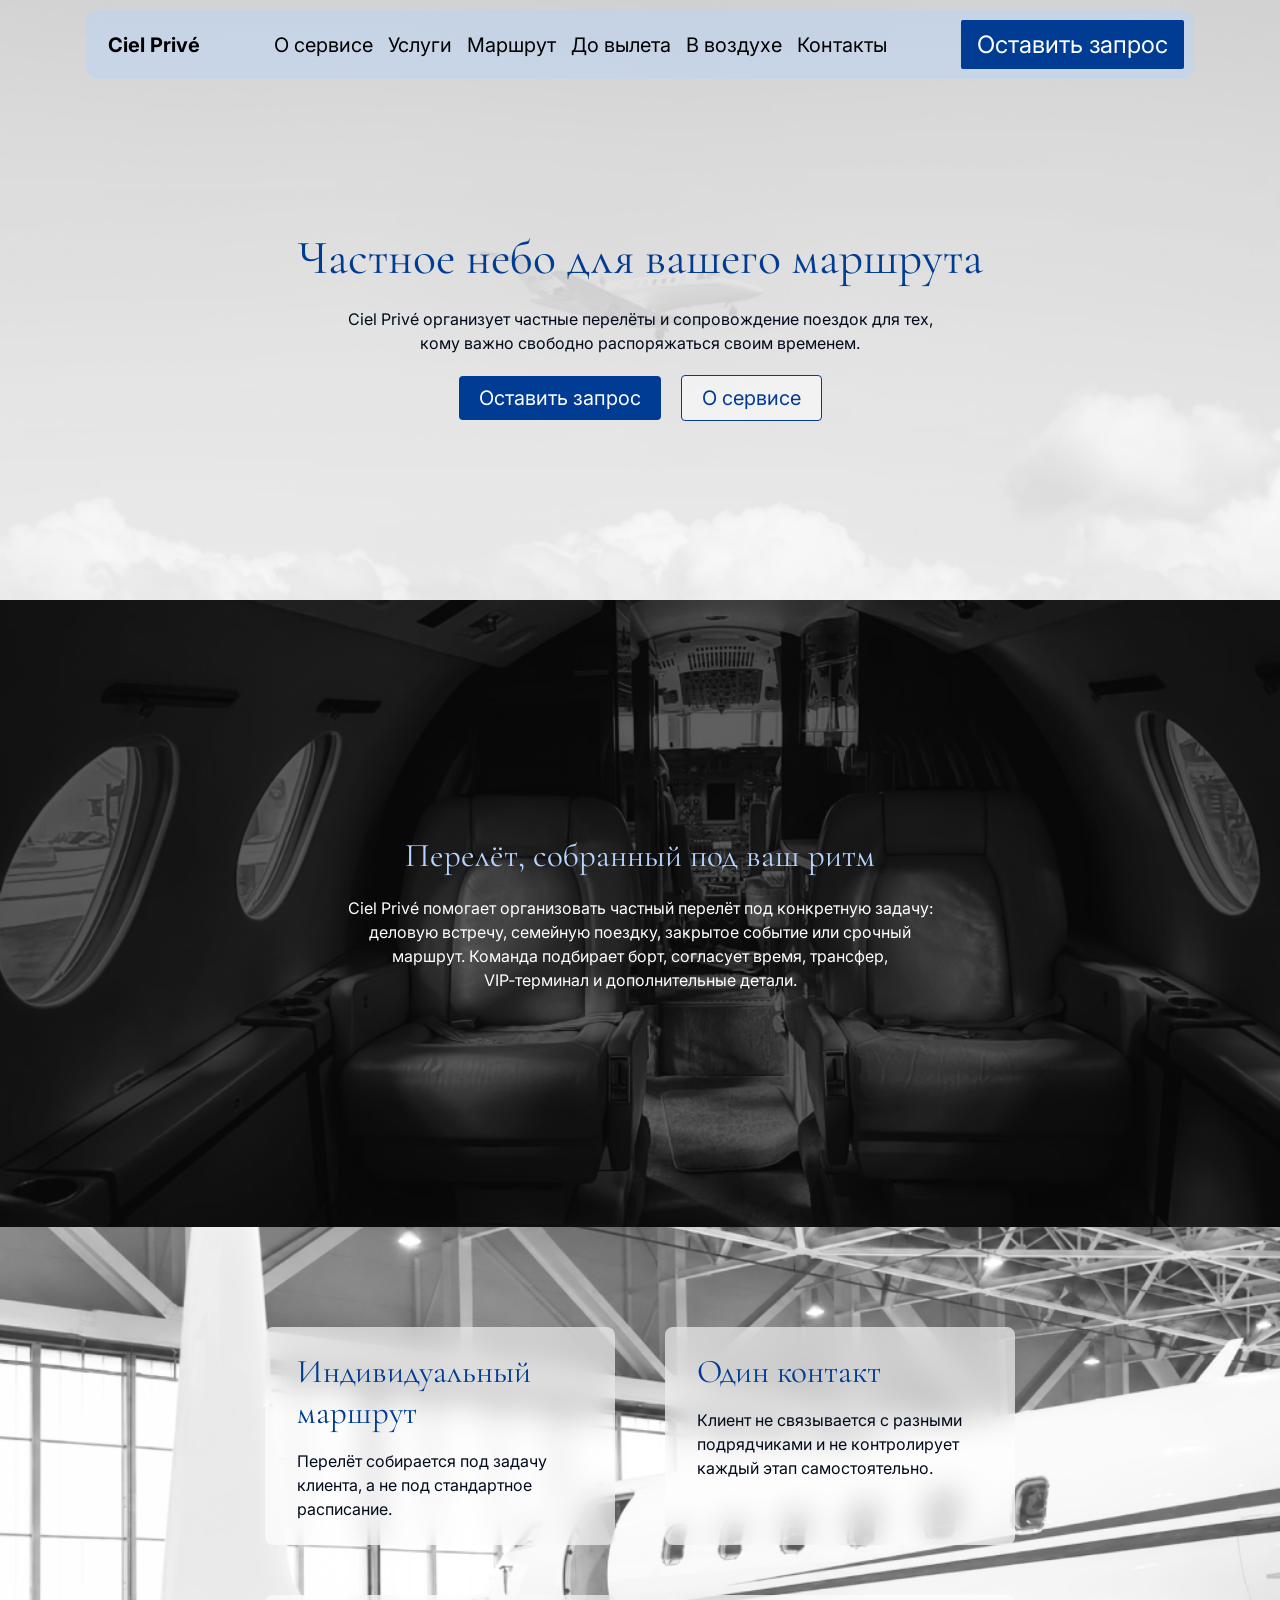
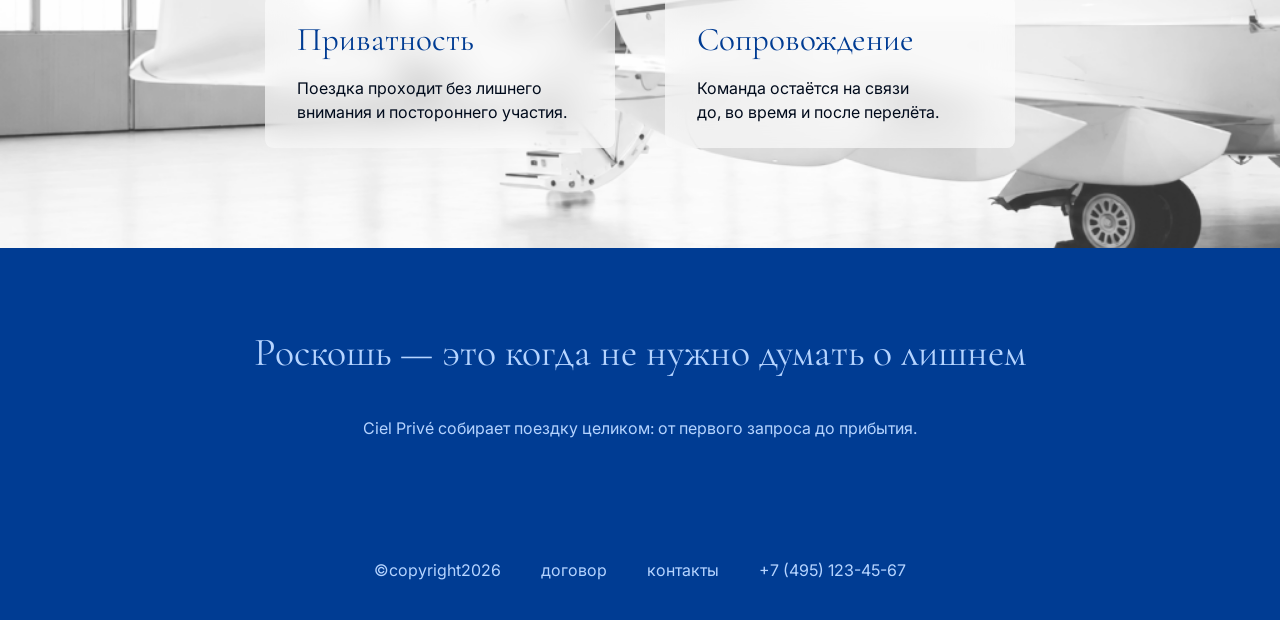
<file: index.html>
<!DOCTYPE html>
<html lang="ru">
<head>
  <meta charset="UTF-8">
  <meta name="viewport" content="width=device-width, initial-scale=1.0">
  <title>Ciel Privé — Главная</title>
  <style>
    @import url('https://fonts.googleapis.com/css2?family=Cormorant+Garamond:wght@400&family=Inter:wght@400;700&display=swap');
    *, *::before, *::after { box-sizing: border-box; margin: 0; padding: 0; }
    body { font-family: 'Inter', sans-serif; font-size: 16px; background: #fff; color: #000b1c; }
    a { text-decoration: none; color: inherit; }
    .page { display: flex; flex-direction: column; width: 100%; min-height: 100vh; position: relative; }

    /* HEADER */
    .header { position: absolute; top: 10px; left: 50%; transform: translateX(-50%); width: 1108px; display: flex; align-items: center; justify-content: space-between; padding: 10px 10px 10px 22px; background: rgba(181,212,255,0.4); backdrop-filter: blur(10px); -webkit-backdrop-filter: blur(10px); border-radius: 12px; z-index: 100; }
    .header__logo { font-weight: 700; font-size: 20px; color: #000; white-space: nowrap; }
    .header__nav { display: flex; align-items: center; gap: 15px; font-size: 20px; color: #000; }
    .header__nav a:hover { color: #003c93; }
    .header__btn { display: inline-flex; align-items: center; justify-content: center; padding: 10px 16px; background: #003c93; border-radius: 2px; font-size: 24px; color: #fff; white-space: nowrap; }
    .header__burger { display: none; flex-direction: column; justify-content: space-between; width: 32px; height: 18px; cursor: pointer; background: none; border: none; padding: 0; }
    .header__burger span { display: block; width: 100%; height: 1px; background: #000; }

    /* HERO */
    .hero { position: relative; width: 100%; height: 600px; overflow: hidden; }
    .hero__bg { position: absolute; inset: 0; background-size: cover; background-position: center; }
    .hero__overlay { position: absolute; inset: 0; background: rgba(255,255,255,0.5); }
    .hero__content { position: relative; z-index: 1; display: flex; flex-direction: column; align-items: center; justify-content: center; height: 100%; text-align: center; padding: 90px 20px 40px; gap: 20px; }
    .hero__title { font-family: 'Cormorant Garamond', serif; font-weight: 400; font-size: 47.78px; color: #003c93; max-width: 900px; line-height: normal; }
    .hero__subtitle { font-size: 16px; color: #000b1c; max-width: 600px; line-height: 1.5; }
    .hero__buttons { display: flex; flex-wrap: wrap; gap: 20px; align-items: center; justify-content: center; width: 100%; }
    .btn-primary { display: inline-flex; align-items: center; justify-content: center; padding: 10px 20px; background: #003c93; border-radius: 4px; font-size: 20px; color: #fff; white-space: nowrap; }
    .btn-secondary { display: inline-flex; align-items: center; justify-content: center; padding: 10px 20px; background: rgba(255,255,255,0.5); backdrop-filter: blur(2px); border-radius: 4px; border: 1px solid #003c93; font-size: 20px; color: #003c93; white-space: nowrap; }

    /* CUSTOM FLIGHT */
    .custom-flight { position: relative; width: 100%; min-height: 627px; overflow: hidden; }
    .custom-flight__bg { position: absolute; inset: 0; background-size: cover; background-position: center; }
    .custom-flight__overlay { position: absolute; inset: 0; background: rgba(0,0,0,0.6); }
    .custom-flight__inner { position: relative; z-index: 1; display: flex; flex-direction: column; align-items: center; justify-content: center; min-height: 627px; text-align: center; padding: 40px 20px; gap: 20px; }
    .custom-flight__title { font-family: 'Cormorant Garamond', serif; font-weight: 400; font-size: 33.18px; color: #b5d4ff; max-width: 800px; line-height: normal; }
    .custom-flight__text { font-size: 16px; color: #fff; max-width: 600px; line-height: 1.5; }

    /* FEATURES */
    .features { position: relative; width: 100%; overflow: hidden; }
    .features__bg { position: absolute; inset: 0; background-size: cover; background-position: center; }
    .features__overlay { position: absolute; inset: 0; background: rgba(255,255,255,0.2); }
    .features__inner { position: relative; z-index: 1; display: grid; grid-template-columns: 350px 350px; gap: 50px; justify-content: center; padding: 100px; }
    .feature-card { backdrop-filter: blur(15px); -webkit-backdrop-filter: blur(15px); background: rgba(255,255,255,0.6); border-radius: 8px; padding: 24px 32px; display: flex; flex-direction: column; gap: 16px; }
    .feature-card__title { font-family: 'Cormorant Garamond', serif; font-weight: 400; font-size: 33.18px; color: #003c93; line-height: normal; }
    .feature-card__text { font-size: 16px; color: #000b1c; line-height: 1.5; }

    /* SLOGAN */
    .slogan { background: #003c93; width: 100%; }
    .slogan__inner { display: flex; flex-direction: column; align-items: center; justify-content: center; padding: 80px 20px; gap: 40px; text-align: center; }
    .slogan__title { font-family: 'Cormorant Garamond', serif; font-weight: 400; font-size: 39.81px; color: #b5d4ff; max-width: 800px; line-height: normal; }
    .slogan__text { font-size: 16px; color: #b5d4ff; max-width: 700px; line-height: 1.5; }

    /* FOOTER */
    .footer { background: #003c93; width: 100%; display: flex; flex-wrap: wrap; align-items: center; justify-content: center; gap: 40px; padding: 40px 20px; font-size: 16px; color: #b5d4ff; text-align: center; }

    /* OVERLAY */
    .overlay { display: none; position: fixed; inset: 0; background: rgba(0,0,0,0.5); z-index: 200; }
    .overlay.is-open { display: block; }

    /* MENU PANEL */
    .menu { position: fixed; top: 0; right: 0; width: 280px; height: 100%; background: #fff; z-index: 300; display: flex; flex-direction: column; align-items: flex-end; padding: 14px 24px 30px; gap: 20px; transform: translateX(100%); transition: transform 0.3s ease; }
    .menu.is-open { transform: translateX(0); }
    .menu__close { display: flex; align-items: center; justify-content: center; width: 32px; height: 32px; background: #fff; border: none; cursor: pointer; padding: 0; flex-shrink: 0; }
    .menu__nav { display: flex; flex-direction: column; gap: 24px; font-size: 20px; color: #000; width: 100%; }
    .menu__nav a { display: block; color: #000; }
    .menu__nav a:hover { color: #003c93; }
    .menu__cta { display: inline-flex; align-items: center; justify-content: center; padding: 10px; background: #003c93; border-radius: 4px; font-size: 24px; color: #fff; white-space: nowrap; align-self: flex-start; }

    /* MOBILE < 1024px */
    @media (max-width: 1023px) {
      .header { width: auto; left: 10px; right: 10px; transform: none; height: 44px; padding: 10px; border-radius: 10px; }
      .header__nav, .header__btn { display: none; }
      .header__burger { display: flex; }
      .hero__content { align-items: flex-start; text-align: left; justify-content: flex-end; padding: 150px 20px 40px; }
      .hero__title { font-size: 36px; max-width: 100%; }
      .hero__subtitle { max-width: 100%; }
      .hero__buttons { justify-content: flex-start; gap: 13px; }
      .btn-primary { flex: 1; }
      .custom-flight { min-height: 400px; }
      .custom-flight__inner { min-height: 400px; align-items: flex-start; text-align: left; justify-content: center; gap: 40px; }
      .custom-flight__title, .custom-flight__text { max-width: 100%; }
      .features__inner { grid-template-columns: 1fr; padding: 40px 20px; gap: 40px; }
      .feature-card { padding: 10px; }
      .slogan__inner { align-items: flex-start; text-align: left; padding: 40px 20px; gap: 40px; }
      .slogan__title { font-size: 28px; }
      .footer { gap: 10px; }
    }
  </style>
</head>
<body>



<!-- DARK OVERLAY -->
<div class="overlay" id="overlay"></div>

<!-- SLIDE-IN MENU -->
<div class="menu" id="menu" aria-hidden="true">
  <button class="menu__close" id="menuClose" aria-label="Закрыть меню">
    <svg width="32" height="33" viewBox="0 0 33.4142 33.2345" fill="none">
      <line x1="1.06066" y1="0.353553" x2="33.0607" y2="32.3536" stroke="black"/>
      <line x1="0.353553" y1="32.8808" x2="32.3536" y2="0.880754" stroke="black"/>
    </svg>
  </button>
  <nav class="menu__nav">
    <a href="about.html">О сервисе</a>
    <a href="services.html">Услуги</a>
    <a href="route.html">Маршрут</a>
    <a href="before-flight.html">До вылета</a>
    <a href="in-air.html">В воздухе</a>
    <a href="contacts.html">Контакты</a>
  </nav>
  <a href="contacts.html" class="menu__cta">Оставить запрос</a>
</div>

  
<div class="page">
  <div class="page">
  <header class="header">
    <span class="header__logo">Ciel Privé</span>
    <nav class="header__nav">
      <a href="about.html">О сервисе</a>
      <a href="services.html">Услуги</a>
      <a href="route.html">Маршрут</a>
      <a href="before-flight.html">До вылета</a>
      <a href="in-air.html">В воздухе</a>
      <a href="contacts.html">Контакты</a>
    </nav>
    <a href="contacts.html" class="header__btn">Оставить запрос</a>
    <button class="header__burger" id="burgerBtn" aria-label="Открыть меню">
      <span></span><span></span><span></span>
    </button>
  </header>

  <section class="hero">
    <div class="hero__bg" style="background-image:url('src/imports/MainPageDesktop/b2aec4e792fe38640ae01daf3cb9cf9c8512e2b7.png')"></div>
    <div class="hero__overlay"></div>
    <div class="hero__content">
      <h1 class="hero__title">Частное небо для вашего маршрута</h1>
      <p class="hero__subtitle">Ciel Privé организует частные перелёты и&nbsp;сопровождение поездок для тех, кому важно свободно распоряжаться своим временем.</p>
      <div class="hero__buttons">
        <a href="#" class="btn-primary">Оставить запрос</a>
        <a href="about.html" class="btn-secondary">О сервисе</a>
      </div>
    </div>
  </section>

  <section class="custom-flight">
    <div class="custom-flight__bg" style="background-image:url('src/imports/MainPageDesktop/f2930d11da0425763cd604878cfdaa173559ed18.png')"></div>
    <div class="custom-flight__overlay"></div>
    <div class="custom-flight__inner">
      <p class="custom-flight__title">Перелёт, собранный под ваш ритм</p>
      <p class="custom-flight__text">Ciel Privé помогает организовать частный перелёт под конкретную задачу: деловую встречу, семейную поездку, закрытое событие или срочный маршрут. Команда подбирает борт, согласует время, трансфер, VIP&#8209;терминал и&nbsp;дополнительные детали.</p>
    </div>
  </section>

  <section class="features">
    <div class="features__bg" style="background-image:url('src/imports/MainPageDesktop/a344c81333f4cdd278f1d5c2b48af488134286b4.png')"></div>
    <div class="features__overlay"></div>
    <div class="features__inner">
      <div class="feature-card">
        <p class="feature-card__title">Индивидуальный маршрут</p>
        <p class="feature-card__text">Перелёт собирается под задачу клиента, а&nbsp;не&nbsp;под стандартное расписание.</p>
      </div>
      <div class="feature-card">
        <p class="feature-card__title">Один контакт</p>
        <p class="feature-card__text">Клиент не&nbsp;связывается с&nbsp;разными подрядчиками и&nbsp;не&nbsp;контролирует каждый этап самостоятельно.</p>
      </div>
      <div class="feature-card">
        <p class="feature-card__title">Приватность</p>
        <p class="feature-card__text">Поездка проходит без лишнего внимания и&nbsp;постороннего участия.</p>
      </div>
      <div class="feature-card">
        <p class="feature-card__title">Сопровождение</p>
        <p class="feature-card__text">Команда остаётся на&nbsp;связи до,&nbsp;во&nbsp;время и&nbsp;после перелёта.</p>
      </div>
    </div>
  </section>

  <section class="slogan">
    <div class="slogan__inner">
      <p class="slogan__title">Роскошь — это когда не нужно думать о лишнем</p>
      <p class="slogan__text">Ciel Privé собирает поездку целиком: от первого запроса до прибытия.</p>
    </div>
  </section>

  <footer class="footer">
    <span>©copyright2026</span>
    <a href="index.html">договор</a>
    <a href="contacts.html">контакты</a>
    <span>+7 (495) 123-45-67</span>
  </footer>
</div>

  <script>
  var burger  = document.getElementById('burgerBtn');
  var menu    = document.getElementById('menu');
  var overlay = document.getElementById('overlay');

  function openMenu() {
    menu.classList.add('is-open');
    overlay.classList.add('is-open');
    menu.setAttribute('aria-hidden', 'false');
    document.body.style.overflow = 'hidden';
  }

  function closeMenu() {
    menu.classList.remove('is-open');
    overlay.classList.remove('is-open');
    menu.setAttribute('aria-hidden', 'true');
    document.body.style.overflow = '';
  }

  burger.addEventListener('click', openMenu);
  document.getElementById('menuClose').addEventListener('click', closeMenu);
  overlay.addEventListener('click', closeMenu);

  document.addEventListener('keydown', function(e) {
    if (e.key === 'Escape') closeMenu();
  });
</script>
  
</body>
</html>
</file>
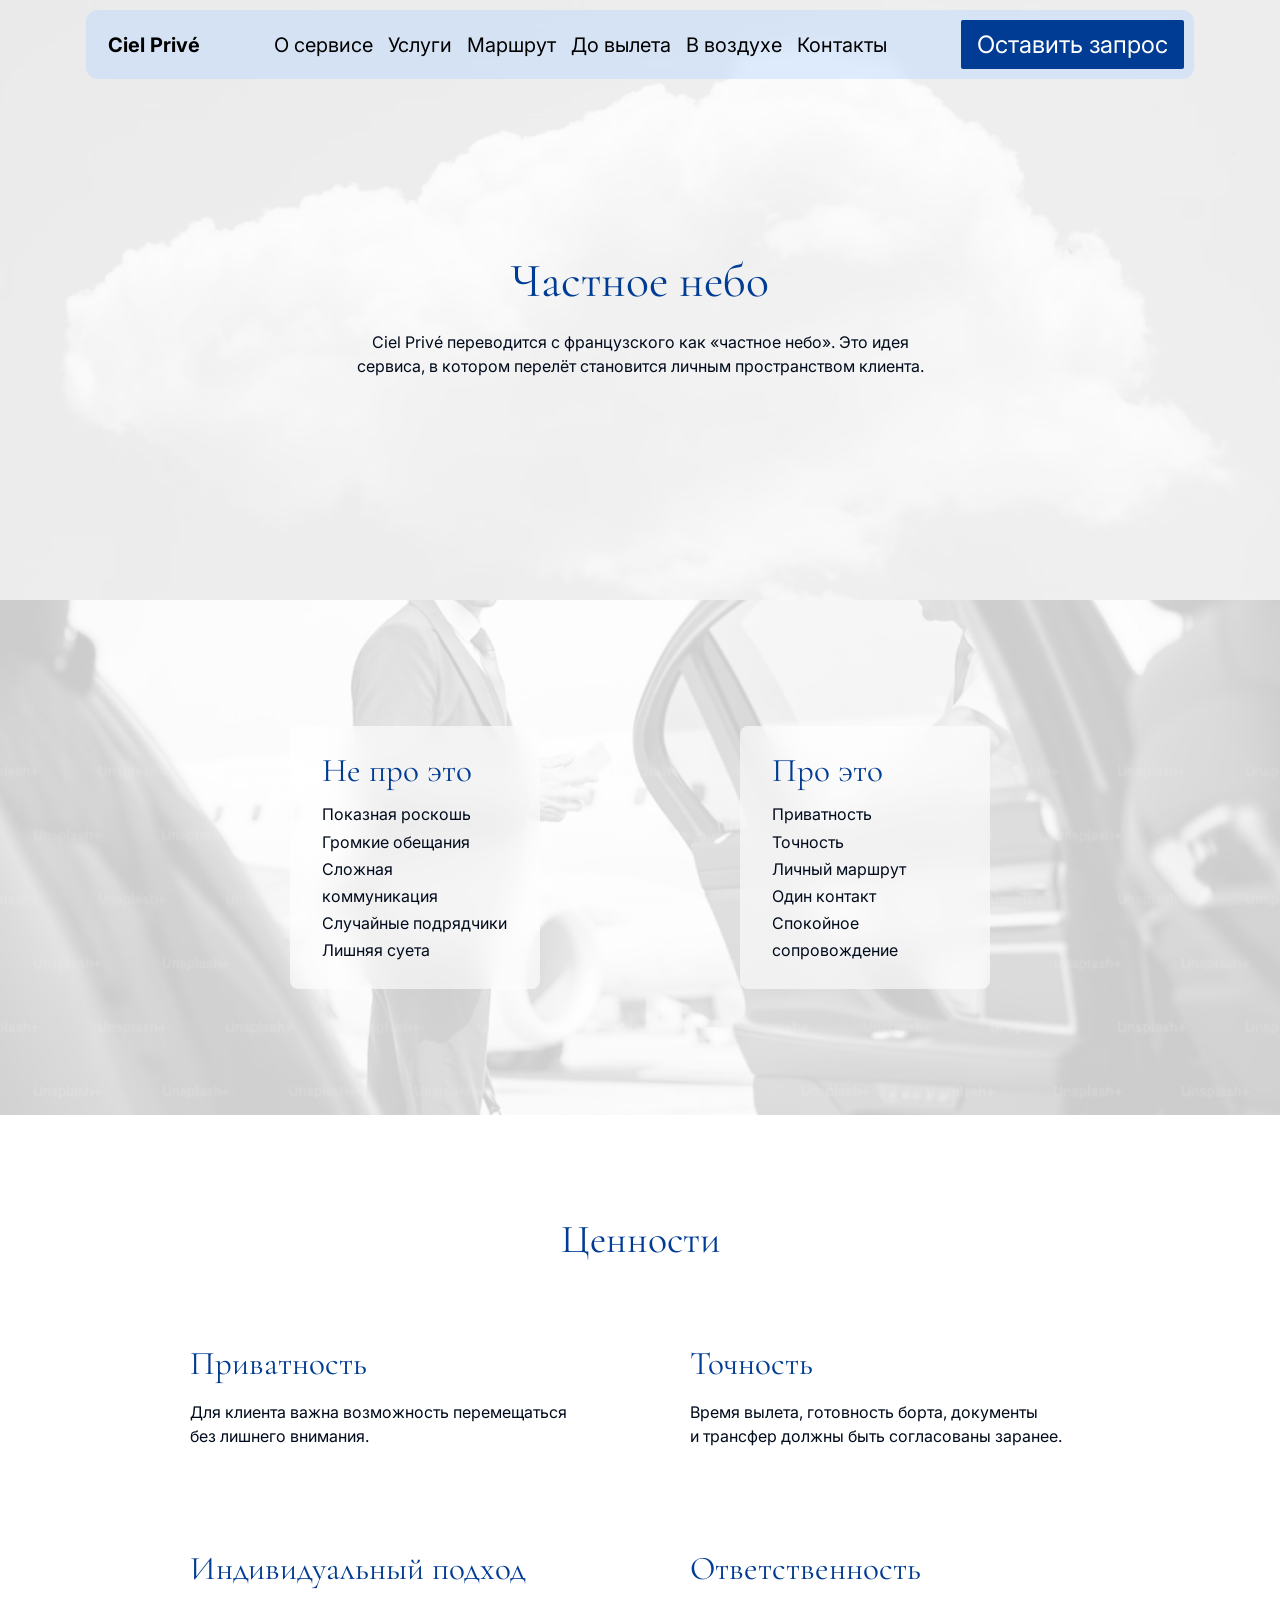
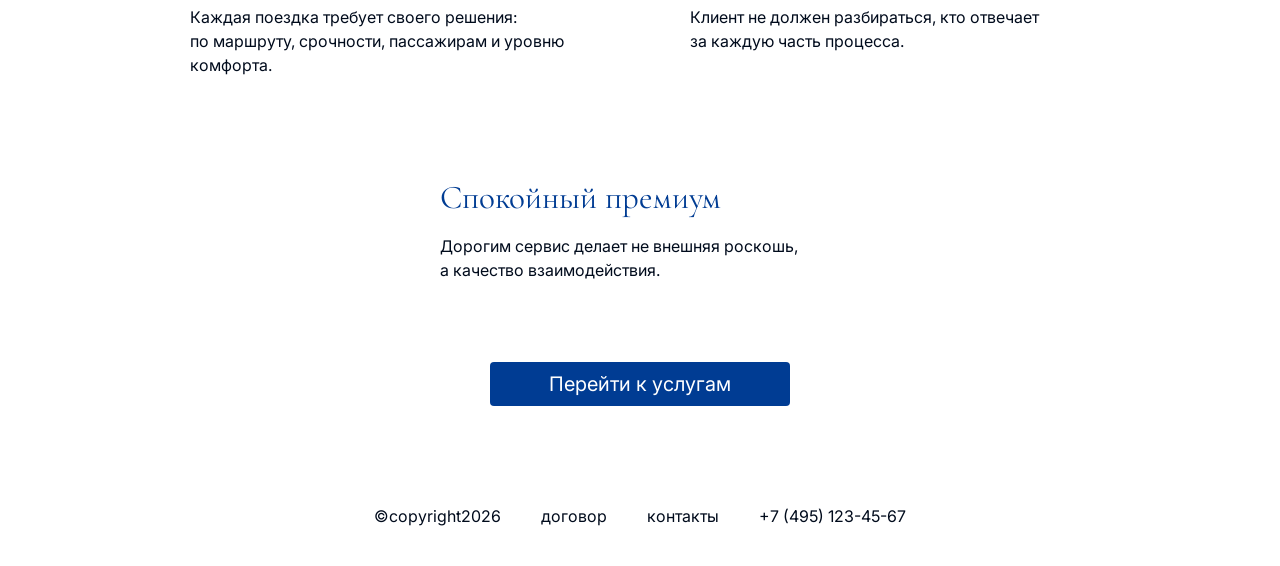
<file: about.html>
<!DOCTYPE html>
<html lang="ru">
<head>
  <meta charset="UTF-8">
  <meta name="viewport" content="width=device-width, initial-scale=1.0">
  <title>Ciel Privé — О сервисе</title>

<style>
    @import url('https://fonts.googleapis.com/css2?family=Cormorant+Garamond:wght@400&family=Inter:wght@400;700&display=swap');
    *, *::before, *::after { box-sizing: border-box; margin: 0; padding: 0; }
    body { font-family: 'Inter', sans-serif; font-size: 16px; background: #fff; color: #000b1c; }
    a { text-decoration: none; color: inherit; }
    .page { display: flex; flex-direction: column; width: 100%; min-height: 100vh; position: relative; }

    /* HEADER */
    .header { position: fixed; top: 10px; left: 50%; transform: translateX(-50%); width: 1108px; display: flex; align-items: center; justify-content: space-between; padding: 10px 10px 10px 22px; background: rgba(181,212,255,0.4); backdrop-filter: blur(10px); -webkit-backdrop-filter: blur(10px); border-radius: 12px; z-index: 100; }
    .header__logo { font-weight: 700; font-size: 20px; color: #000; white-space: nowrap; }
    .header__nav { display: flex; align-items: center; gap: 15px; font-size: 20px; color: #000; }
    .header__nav a:hover { color: #003c93; }
    .header__btn { display: inline-flex; align-items: center; justify-content: center; padding: 10px 16px; background: #003c93; border-radius: 2px; font-size: 24px; color: #fff; white-space: nowrap; }
    .header__burger { display: none; flex-direction: column; justify-content: space-between; width: 32px; height: 18px; cursor: pointer; background: none; border: none; padding: 0; }
    .header__burger span { display: block; width: 100%; height: 1px; background: #000; }

    /* HERO */
    .hero { position: relative; width: 100%; height: 600px; overflow: hidden; }
    .hero__bg { position: absolute; inset: 0; background-size: cover; background-position: center; }
    .hero__overlay { position: absolute; inset: 0; background: rgba(255,255,255,0.8); }
    .hero__content { position: relative; z-index: 1; display: flex; flex-direction: column; align-items: center; justify-content: center; height: 100%; text-align: center; padding: 70px 20px 40px; gap: 20px; }
    .hero__title { font-family: 'Cormorant Garamond', serif; font-weight: 400; font-size: 47.78px; color: #003c93; max-width: 500px; line-height: normal; }
    .hero__subtitle { font-size: 16px; color: #000b1c; max-width: 600px; line-height: 1.5; }

    /* BENEFITS 1 */
    .benefits-1 { position: relative; width: 100%; overflow: hidden; min-height: 515px; }
    .benefits-1__bg { position: absolute; inset: 0; background-size: cover; background-position: center; }
    .benefits-1__overlay { position: absolute; inset: 0; background: rgba(255,255,255,0.8); }
    .benefits-1__inner { position: relative; z-index: 1; display: flex; align-items: center; justify-content: center; gap: 200px; padding: 40px 20px; min-height: 515px; }
    .benefit-card { backdrop-filter: blur(15px); -webkit-backdrop-filter: blur(15px); background: rgba(255,255,255,0.6); border-radius: 8px; padding: 24px 32px; width: 250px; min-height: 231px; display: flex; flex-direction: column; gap: 10px; }
    .benefit-card__title { font-family: 'Cormorant Garamond', serif; font-weight: 400; font-size: 33.18px; color: #003c93; line-height: normal; }
    .benefit-card__list { font-size: 16px; color: #000b1c; line-height: 1.7; }

    /* VALUES */
    .values { background: #fff; width: 100%; }
    .values__inner { display: flex; flex-direction: column; align-items: center; justify-content: center; gap: 80px; padding: 100px 20px 60px; }
    .values__title { font-family: 'Cormorant Garamond', serif; font-weight: 400; font-size: 39.81px; color: #003c93; text-align: center; line-height: normal; }
    .values-grid { display: flex; flex-wrap: wrap; gap: 100px; align-items: flex-start; justify-content: center; max-width: 1000px; width: 100%; }
    .value-card { display: flex; flex-direction: column; gap: 16px; width: 400px; }
    .value-card__title { font-family: 'Cormorant Garamond', serif; font-weight: 400; font-size: 33.18px; color: #003c93; line-height: normal; }
    .value-card__text { font-size: 16px; color: #000b1c; line-height: 1.5; }
    .cta-btn { display: inline-flex; align-items: center; justify-content: center; padding: 10px 20px; background: #003c93; border-radius: 4px; font-size: 20px; color: #fff; white-space: nowrap; max-width: 300px; width: 100%; text-align: center; }

    /* FOOTER */
    .footer { background: #fff; width: 100%; display: flex; flex-wrap: wrap; align-items: center; justify-content: center; gap: 40px; padding: 40px 20px; font-size: 16px; color: #000b1c; text-align: center; }


    /* OVERLAY */
    .overlay { display: none; position: fixed; inset: 0; background: rgba(0,0,0,0.5); z-index: 200; }
    .overlay.is-open { display: block; }

    /* MENU PANEL */
    .menu { position: fixed; top: 0; right: 0; width: 280px; height: 100%; background: #fff; z-index: 300; display: flex; flex-direction: column; align-items: flex-end; padding: 14px 24px 30px; gap: 20px; transform: translateX(100%); transition: transform 0.3s ease; }
    .menu.is-open { transform: translateX(0); }
    .menu__close { display: flex; align-items: center; justify-content: center; width: 32px; height: 32px; background: #fff; border: none; cursor: pointer; padding: 0; flex-shrink: 0; }
    .menu__nav { display: flex; flex-direction: column; gap: 24px; font-size: 20px; color: #000; width: 100%; }
    .menu__nav a { display: block; color: #000; }
    .menu__nav a:hover { color: #003c93; }
    .menu__cta { display: inline-flex; align-items: center; justify-content: center; padding: 10px; background: #003c93; border-radius: 4px; font-size: 24px; color: #fff; white-space: nowrap; align-self: flex-start; }

  
    @media (max-width: 1023px) {
      .header { width: auto; left: 10px; right: 10px; transform: none; height: 44px; padding: 10px; border-radius: 10px; }
      .header__nav, .header__btn { display: none; }
      .header__burger { display: flex; }
      .hero__content { align-items: flex-start; text-align: left; justify-content: flex-end; padding: 150px 20px 40px; }
      .hero__title { font-size: 36px; max-width: 100%; }
      .hero__subtitle { max-width: 100%; }
      .benefits-1__inner { flex-direction: column; gap: 40px; align-items: stretch; min-height: auto; padding: 40px 20px; }
      .benefit-card { width: 100%; min-height: auto; padding: 10px; }
      .values__inner { gap: 40px; padding: 40px 20px; }
      .values-grid { flex-direction: column; gap: 30px; }
      .value-card { width: 100%; }
      .cta-btn { max-width: 100%; }
      .footer { gap: 10px; }
    }
  </style>
  
</head>
<body>


<!-- DARK OVERLAY -->
<div class="overlay" id="overlay"></div>

<!-- SLIDE-IN MENU -->
<div class="menu" id="menu" aria-hidden="true">
  <button class="menu__close" id="menuClose" aria-label="Закрыть меню">
    <svg width="32" height="33" viewBox="0 0 33.4142 33.2345" fill="none">
      <line x1="1.06066" y1="0.353553" x2="33.0607" y2="32.3536" stroke="black"/>
      <line x1="0.353553" y1="32.8808" x2="32.3536" y2="0.880754" stroke="black"/>
    </svg>
  </button>
  <nav class="menu__nav">
    <a href="about.html">О сервисе</a>
    <a href="services.html">Услуги</a>
    <a href="route.html">Маршрут</a>
    <a href="before-flight.html">До вылета</a>
    <a href="in-air.html">В воздухе</a>
    <a href="contacts.html">Контакты</a>
  </nav>
  <a href="contacts.html" class="menu__cta">Оставить запрос</a>
</div>

  
<div class="page">
  
  <div class="page">
  <header class="header">
    <span class="header__logo">Ciel Privé</span>
    <nav class="header__nav">
      <a href="about.html">О сервисе</a>
      <a href="services.html">Услуги</a>
      <a href="route.html">Маршрут</a>
      <a href="before-flight.html">До вылета</a>
      <a href="in-air.html">В воздухе</a>
      <a href="contacts.html">Контакты</a>
    </nav>
    <a href="contacts.html" class="header__btn">Оставить запрос</a>
    <button class="header__burger" id="burgerBtn" aria-label="Открыть меню">
      <span></span><span></span><span></span>
    </button>
  </header>
    
  <section class="hero">
    <div class="hero__bg" style="background-image:url('src/imports/AboutMobile-1/fed77ffc6786739e3971a39614aefe46b6fae80f.png')"></div>
    <div class="hero__overlay"></div>
    <div class="hero__content">
      <h1 class="hero__title">Частное небо</h1>
      <p class="hero__subtitle">Ciel Privé переводится с&nbsp;французского как «частное небо». Это идея сервиса, в&nbsp;котором перелёт становится личным пространством клиента.</p>
    </div>
  </section>

  <section class="benefits-1">
    <div class="benefits-1__bg" style="background-image:url('src/imports/AboutMobile-1/0e5798615859830318ee230a04dd4e528bd7990c.png')"></div>
    <div class="benefits-1__overlay"></div>
    <div class="benefits-1__inner">
      <div class="benefit-card">
        <p class="benefit-card__title">Не про это</p>
        <div class="benefit-card__list">
          <p>Показная роскошь</p>
          <p>Громкие обещания</p>
          <p>Сложная коммуникация</p>
          <p>Случайные подрядчики</p>
          <p>Лишняя суета</p>
        </div>
      </div>
      <div class="benefit-card">
        <p class="benefit-card__title">Про это</p>
        <div class="benefit-card__list">
          <p>Приватность</p>
          <p>Точность</p>
          <p>Личный маршрут</p>
          <p>Один контакт</p>
          <p>Спокойное сопровождение</p>
        </div>
      </div>
    </div>
  </section>

  <section class="values">
    <div class="values__inner">
      <h2 class="values__title">Ценности</h2>
      <div class="values-grid">
        <div class="value-card">
          <p class="value-card__title">Приватность</p>
          <p class="value-card__text">Для клиента важна возможность перемещаться без лишнего внимания.</p>
        </div>
        <div class="value-card">
          <p class="value-card__title">Точность</p>
          <p class="value-card__text">Время вылета, готовность борта, документы и&nbsp;трансфер должны быть согласованы заранее.</p>
        </div>
        <div class="value-card">
          <p class="value-card__title">Индивидуальный подход</p>
          <p class="value-card__text">Каждая поездка требует своего решения: по&nbsp;маршруту, срочности, пассажирам и&nbsp;уровню комфорта.</p>
        </div>
        <div class="value-card">
          <p class="value-card__title">Ответственность</p>
          <p class="value-card__text">Клиент не&nbsp;должен разбираться, кто отвечает за&nbsp;каждую часть процесса.</p>
        </div>
        <div class="value-card">
          <p class="value-card__title">Спокойный премиум</p>
          <p class="value-card__text">Дорогим сервис делает не&nbsp;внешняя роскошь, а&nbsp;качество взаимодействия.</p>
        </div>
      </div>
      <a href="services.html" class="cta-btn">Перейти к&nbsp;услугам</a>
    </div>
  </section>

  <footer class="footer">
    <span>©copyright2026</span>
    <a href="index.html">договор</a>
    <a href="contacts.html">контакты</a>
    <span>+7 (495) 123-45-67</span>
  </footer>
</div>

<script>
  var burger  = document.getElementById('burgerBtn');
  var menu    = document.getElementById('menu');
  var overlay = document.getElementById('overlay');

  function openMenu() {
    menu.classList.add('is-open');
    overlay.classList.add('is-open');
    menu.setAttribute('aria-hidden', 'false');
    document.body.style.overflow = 'hidden';
  }

  function closeMenu() {
    menu.classList.remove('is-open');
    overlay.classList.remove('is-open');
    menu.setAttribute('aria-hidden', 'true');
    document.body.style.overflow = '';
  }

  burger.addEventListener('click', openMenu);
  document.getElementById('menuClose').addEventListener('click', closeMenu);
  overlay.addEventListener('click', closeMenu);

  document.addEventListener('keydown', function(e) {
    if (e.key === 'Escape') closeMenu();
  });
</script>
  
</body>
</html>
</file>
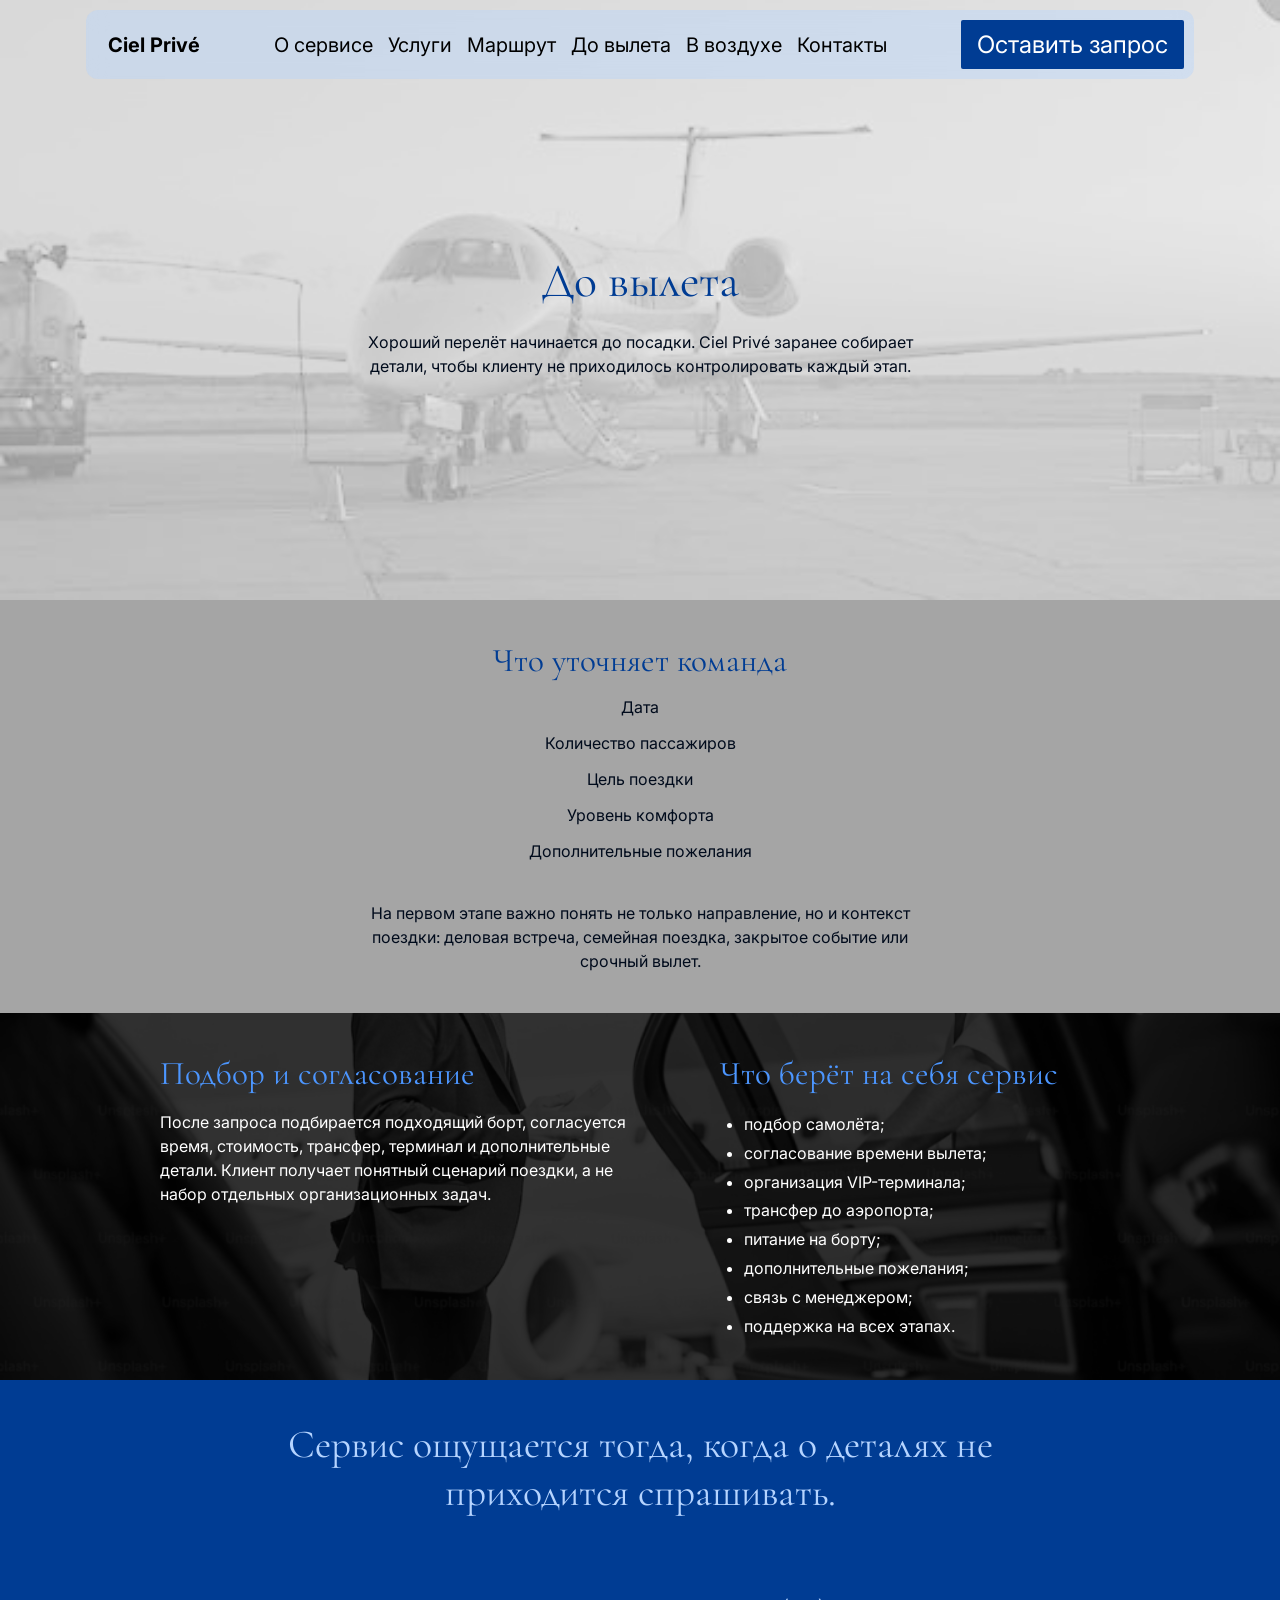
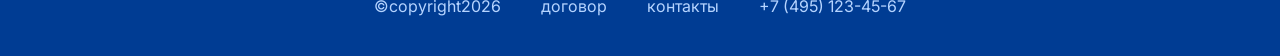
<file: before-flight.html>
<!DOCTYPE html>
<html lang="ru">
<head>
  <meta charset="UTF-8">
  <meta name="viewport" content="width=device-width, initial-scale=1.0">
  <title>Ciel Privé — До вылета</title>
  <style>
    @import url('https://fonts.googleapis.com/css2?family=Cormorant+Garamond:wght@400&family=Inter:wght@400;700&display=swap');
    *, *::before, *::after { box-sizing: border-box; margin: 0; padding: 0; }
    body { font-family: 'Inter', sans-serif; font-size: 16px; background: #fff; color: #000b1c; }
    a { text-decoration: none; color: inherit; }
    .page { display: flex; flex-direction: column; width: 100%; min-height: 100vh; position: relative; }

    /* HEADER */
    .header { position: fixed; top: 10px; left: 50%; transform: translateX(-50%); width: 1108px; display: flex; align-items: center; justify-content: space-between; padding: 10px 10px 10px 22px; background: rgba(181,212,255,0.4); backdrop-filter: blur(10px); -webkit-backdrop-filter: blur(10px); border-radius: 12px; z-index: 100; }
    .header__logo { font-weight: 700; font-size: 20px; color: #000; white-space: nowrap; }
    .header__nav { display: flex; align-items: center; gap: 15px; font-size: 20px; color: #000; }
    .header__nav a:hover { color: #003c93; }
    .header__btn { display: inline-flex; align-items: center; justify-content: center; padding: 10px 16px; background: #003c93; border-radius: 2px; font-size: 24px; color: #fff; white-space: nowrap; }
    .header__burger { display: none; flex-direction: column; justify-content: space-between; width: 32px; height: 18px; cursor: pointer; background: none; border: none; padding: 0; }
    .header__burger span { display: block; width: 100%; height: 1px; background: #000; }

    /* HERO */
    .hero { position: relative; width: 100%; height: 600px; overflow: hidden; }
    .hero__bg { position: absolute; inset: 0; background-size: cover; background-position: center; }
    .hero__overlay { position: absolute; inset: 0; background: rgba(255,255,255,0.4); }
    .hero__content { position: relative; z-index: 1; display: flex; flex-direction: column; align-items: center; justify-content: center; height: 100%; text-align: center; padding: 70px 20px 40px; gap: 20px; }
    .hero__title { font-family: 'Cormorant Garamond', serif; font-weight: 400; font-size: 47.78px; color: #003c93; max-width: 500px; line-height: normal; }
    .hero__subtitle { font-size: 16px; color: #000b1c; max-width: 600px; line-height: 1.5; }

    /* GRAY SECTION */
    .section-gray { background: #a5a5a5; width: 100%; }
    .section-gray__inner { display: flex; flex-direction: column; align-items: center; padding: 40px 20px; gap: 40px; text-align: center; }
    .checklist { display: flex; flex-direction: column; align-items: center; gap: 16px; max-width: 600px; width: 100%; }
    .checklist__title { font-family: 'Cormorant Garamond', serif; font-weight: 400; font-size: 33.18px; color: #003c93; line-height: normal; width: 100%; }
    .checklist__item { font-size: 16px; color: #000b1c; width: 100%; }
    .section-gray__note { font-size: 16px; color: #000b1c; max-width: 600px; line-height: 1.5; }

    /* DARK SECTION */
    .section-dark { position: relative; width: 100%; overflow: hidden; }
    .section-dark__bg { position: absolute; inset: 0; background-size: cover; background-position: center; }
    .section-dark__overlay { position: absolute; inset: 0; background: rgba(0,0,0,0.8); }
    .section-dark__inner { position: relative; z-index: 1; display: flex; align-items: start; justify-content: center; flex-wrap: wrap; gap: 60px; padding: 40px; }
    .block-dark { display: flex; flex-direction: column; gap: 16px; max-width: 500px; flex: 1 1 400px; }
    .block-dark__title { font-family: 'Cormorant Garamond', serif; font-weight: 400; font-size: 33.18px; color: #4c96ff; line-height: normal; }
    .block-dark__text { font-size: 16px; color: #fff; line-height: 1.5; }
    .block-list { display: flex; flex-direction: column; gap: 16px; max-width: 400px; flex: 1 1 280px; }
    .block-list__title { font-family: 'Cormorant Garamond', serif; font-weight: 400; font-size: 33.18px; color: #4c96ff; line-height: normal; text-align: center; }
    .block-list ul { font-size: 16px; color: #fff; list-style: disc; padding-left: 24px; line-height: 1.8; }

    /* QUOTE */
    .quote { background: #003c93; width: 100%; }
    .quote__inner { display: flex; align-items: center; justify-content: center; padding: 40px 20px; }
    .quote__text { font-family: 'Cormorant Garamond', serif; font-weight: 400; font-size: 39.81px; color: #b5d4ff; text-align: center; max-width: 800px; line-height: normal; }

    /* FOOTER */
    .footer { background: #003c93; width: 100%; display: flex; flex-wrap: wrap; align-items: center; justify-content: center; gap: 40px; padding: 40px 20px; font-size: 16px; color: #b5d4ff; text-align: center; }


    /* OVERLAY */
    .overlay { display: none; position: fixed; inset: 0; background: rgba(0,0,0,0.5); z-index: 200; }
    .overlay.is-open { display: block; }

    /* MENU PANEL */
    .menu { position: fixed; top: 0; right: 0; width: 280px; height: 100%; background: #fff; z-index: 300; display: flex; flex-direction: column; align-items: flex-end; padding: 14px 24px 30px; gap: 20px; transform: translateX(100%); transition: transform 0.3s ease; }
    .menu.is-open { transform: translateX(0); }
    .menu__close { display: flex; align-items: center; justify-content: center; width: 32px; height: 32px; background: #fff; border: none; cursor: pointer; padding: 0; flex-shrink: 0; }
    .menu__nav { display: flex; flex-direction: column; gap: 24px; font-size: 20px; color: #000; width: 100%; }
    .menu__nav a { display: block; color: #000; }
    .menu__nav a:hover { color: #003c93; }
    .menu__cta { display: inline-flex; align-items: center; justify-content: center; padding: 10px; background: #003c93; border-radius: 4px; font-size: 24px; color: #fff; white-space: nowrap; align-self: flex-start; }

    
    @media (max-width: 1023px) {
      .header { width: auto; left: 10px; right: 10px; transform: none; height: 44px; padding: 10px; border-radius: 10px; }
      .header__nav, .header__btn { display: none; }
      .header__burger { display: flex; }
      .hero__overlay { background: rgba(255,255,255,0.6); }
      .hero__content { align-items: flex-start; text-align: left; justify-content: flex-end; padding: 150px 20px 40px; }
      .hero__title { font-size: 36px; max-width: 100%; }
      .hero__subtitle { max-width: 100%; }
      .section-gray__inner { align-items: flex-start; text-align: left; }
      .checklist { align-items: flex-start; }
      .section-dark__inner { flex-direction: column; align-items: flex-start; padding: 40px 20px; gap: 40px; }
      .block-dark, .block-list { max-width: 100%; flex: none; }
      .block-list__title { text-align: left; }
      .quote__text { font-size: 28px; }
      .footer { gap: 10px; }
    }
  </style>
</head>
<body>


<!-- DARK OVERLAY -->
<div class="overlay" id="overlay"></div>

<!-- SLIDE-IN MENU -->
<div class="menu" id="menu" aria-hidden="true">
  <button class="menu__close" id="menuClose" aria-label="Закрыть меню">
    <svg width="32" height="33" viewBox="0 0 33.4142 33.2345" fill="none">
      <line x1="1.06066" y1="0.353553" x2="33.0607" y2="32.3536" stroke="black"/>
      <line x1="0.353553" y1="32.8808" x2="32.3536" y2="0.880754" stroke="black"/>
    </svg>
  </button>
  <nav class="menu__nav">
    <a href="about.html">О сервисе</a>
    <a href="services.html">Услуги</a>
    <a href="route.html">Маршрут</a>
    <a href="before-flight.html">До вылета</a>
    <a href="in-air.html">В воздухе</a>
    <a href="contacts.html">Контакты</a>
  </nav>
  <a href="contacts.html" class="menu__cta">Оставить запрос</a>
</div>

  
<div class="page">

  <div class="page">
  <header class="header">
    <span class="header__logo">Ciel Privé</span>
    <nav class="header__nav">
      <a href="about.html">О сервисе</a>
      <a href="services.html">Услуги</a>
      <a href="route.html">Маршрут</a>
      <a href="before-flight.html">До вылета</a>
      <a href="in-air.html">В воздухе</a>
      <a href="contacts.html">Контакты</a>
    </nav>
    <a href="contacts.html" class="header__btn">Оставить запрос</a>
    <button class="header__burger" id="burgerBtn" aria-label="Открыть меню">
      <span></span><span></span><span></span>
    </button>
  </header>

  <section class="hero">
    <div class="hero__bg" style="background-image:url('src/imports/BeforeFlightDesktop-1/167c1f696929a2129fe8b774b74e09dcbfc9e578.png')"></div>
    <div class="hero__overlay"></div>
    <div class="hero__content">
      <h1 class="hero__title">До вылета</h1>
      <p class="hero__subtitle">Хороший перелёт начинается до посадки. Ciel Privé заранее собирает детали, чтобы клиенту не приходилось контролировать каждый этап.</p>
    </div>
  </section>

  <section class="section-gray">
    <div class="section-gray__inner">
      <div class="checklist">
        <h2 class="checklist__title">Что уточняет команда</h2>
        <p class="checklist__item">Дата</p>
        <p class="checklist__item">Количество пассажиров</p>
        <p class="checklist__item">Цель поездки</p>
        <p class="checklist__item">Уровень комфорта</p>
        <p class="checklist__item">Дополнительные пожелания</p>
      </div>
      <p class="section-gray__note">На первом этапе важно понять не только направление, но и контекст поездки: деловая встреча, семейная поездка, закрытое событие или срочный вылет.</p>
    </div>
  </section>

  <section class="section-dark">
    <div class="section-dark__bg" style="background-image:url('src/imports/BeforeFlightDesktop-1/0e5798615859830318ee230a04dd4e528bd7990c.png')"></div>
    <div class="section-dark__overlay"></div>
    <div class="section-dark__inner">
      <div class="block-dark">
        <h2 class="block-dark__title">Подбор и согласование</h2>
        <p class="block-dark__text">После запроса подбирается подходящий борт, согласуется время, стоимость, трансфер, терминал и дополнительные детали. Клиент получает понятный сценарий поездки, а не набор отдельных организационных задач.</p>
      </div>
      <div class="block-list">
        <h2 class="block-dark__title">Что берёт на себя сервис</h2>
        <ul>
          <li>подбор самолёта;</li>
          <li>согласование времени вылета;</li>
          <li>организация VIP-терминала;</li>
          <li>трансфер до аэропорта;</li>
          <li>питание на борту;</li>
          <li>дополнительные пожелания;</li>
          <li>связь с менеджером;</li>
          <li>поддержка на всех этапах.</li>
        </ul>
      </div>
    </div>
  </section>

  <section class="quote">
    <div class="quote__inner">
      <p class="quote__text">Сервис ощущается тогда, когда о деталях не приходится спрашивать.</p>
    </div>
  </section>

  <footer class="footer">
    <span>©copyright2026</span>
    <a href="index.html">договор</a>
    <a href="contacts.html">контакты</a>
    <span>+7 (495) 123-45-67</span>
  </footer>
</div>

<script>
  var burger = document.getElementById('burgerBtn');
  var menu   = document.getElementById('menu');
  var overlay = document.getElementById('overlay');

  function openMenu() {
    menu.classList.add('is-open');
    overlay.classList.add('is-open');
    menu.setAttribute('aria-hidden', 'false');
    document.body.style.overflow = 'hidden';
  }

  function closeMenu() {
    menu.classList.remove('is-open');
    overlay.classList.remove('is-open');
    menu.setAttribute('aria-hidden', 'true');
    document.body.style.overflow = '';
  }

  burger.addEventListener('click', openMenu);
  document.getElementById('menuClose').addEventListener('click', closeMenu);
  overlay.addEventListener('click', closeMenu);

  document.addEventListener('keydown', function(e) {
    if (e.key === 'Escape') closeMenu();
  });
</script>
  
</body>
</html>
</file>
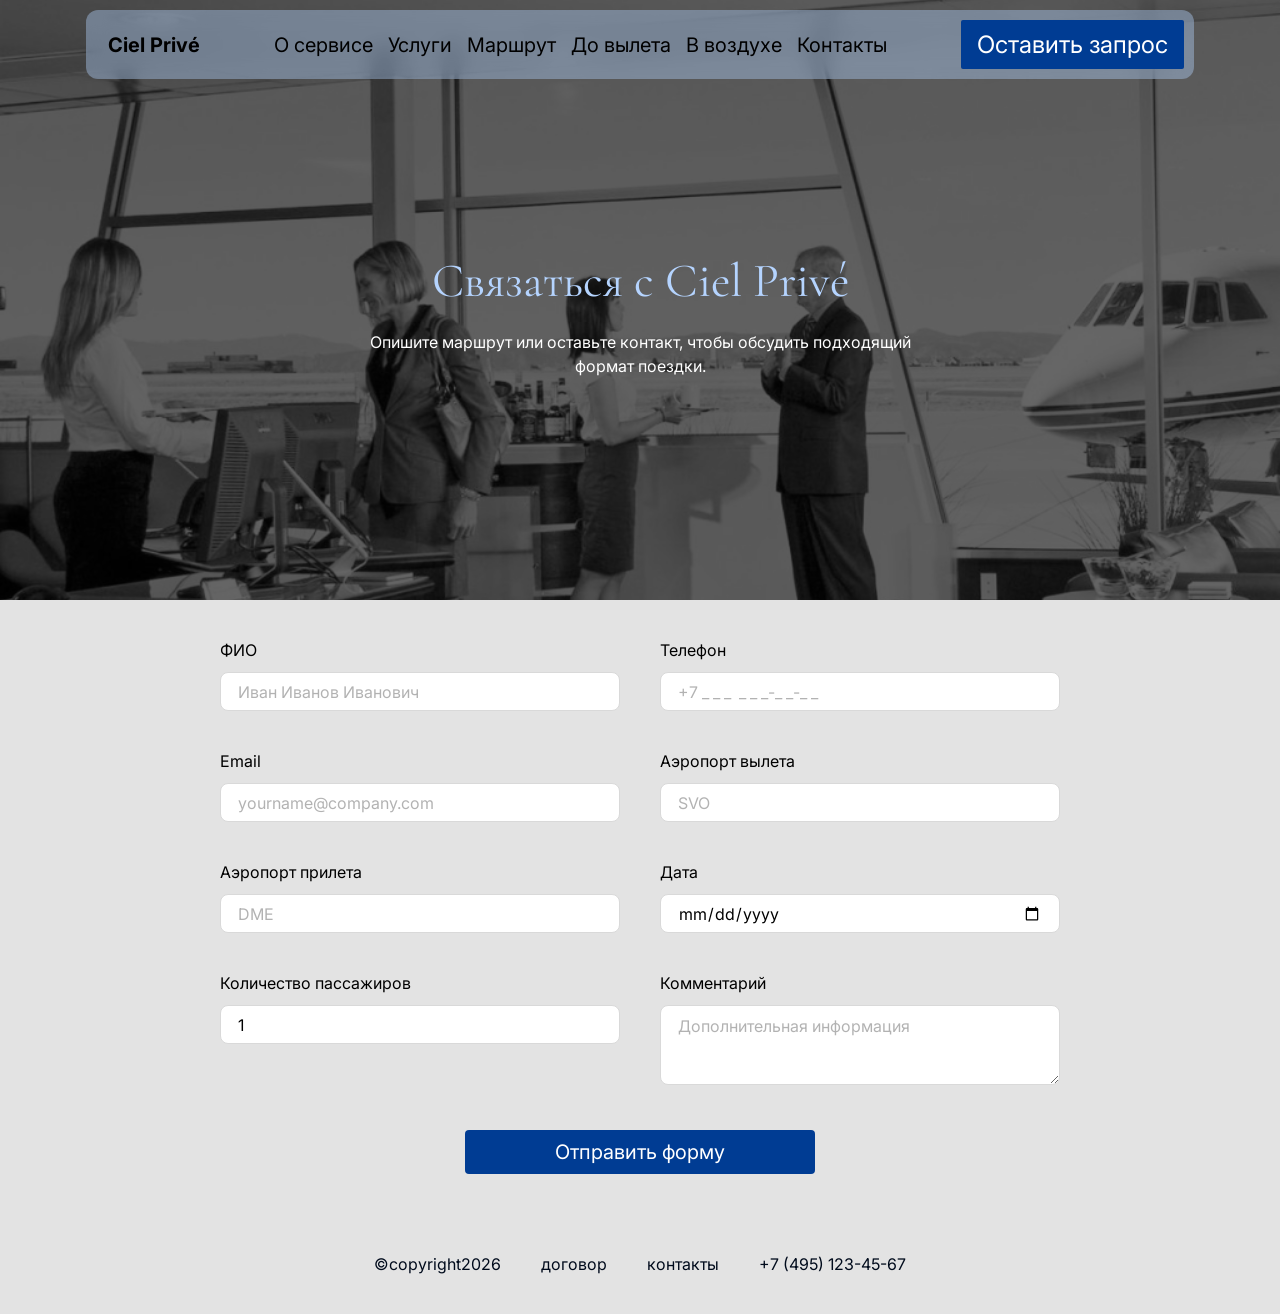
<file: contacts.html>
<!DOCTYPE html>
<html lang="ru">
<head>
  <meta charset="UTF-8">
  <meta name="viewport" content="width=device-width, initial-scale=1.0">
  <title>Ciel Privé — Контакты</title>
  <style>
    @import url('https://fonts.googleapis.com/css2?family=Cormorant+Garamond:wght@400&family=Inter:wght@400;700&display=swap');
    *, *::before, *::after { box-sizing: border-box; margin: 0; padding: 0; }
    body { font-family: 'Inter', sans-serif; font-size: 16px; background: #fff; color: #000b1c; }
    a { text-decoration: none; color: inherit; }
    .page { display: flex; flex-direction: column; width: 100%; min-height: 100vh; position: relative; }

    /* HEADER */
    .header { position: fixed; top: 10px; left: 50%; transform: translateX(-50%); width: 1108px; display: flex; align-items: center; justify-content: space-between; padding: 10px 10px 10px 22px; background: rgba(181,212,255,0.4); backdrop-filter: blur(10px); -webkit-backdrop-filter: blur(10px); border-radius: 12px; z-index: 100; }
    .header__logo { font-weight: 700; font-size: 20px; color: #000; white-space: nowrap; }
    .header__nav { display: flex; align-items: center; gap: 15px; font-size: 20px; color: #000; }
    .header__nav a:hover { color: #003c93; }
    .header__btn { display: inline-flex; align-items: center; justify-content: center; padding: 10px 16px; background: #003c93; border-radius: 2px; font-size: 24px; color: #fff; white-space: nowrap; }
    .header__burger { display: none; flex-direction: column; justify-content: space-between; width: 32px; height: 18px; cursor: pointer; background: none; border: none; padding: 0; }
    .header__burger span { display: block; width: 100%; height: 1px; background: #000; }

    /* HERO */
    .hero { position: relative; width: 100%; height: 600px; overflow: hidden; }
    .hero__bg { position: absolute; inset: 0; background-size: cover; background-position: center; }
    .hero__overlay { position: absolute; inset: 0; background: rgba(0,0,0,0.6); }
    .hero__content { position: relative; z-index: 1; display: flex; flex-direction: column; align-items: center; justify-content: center; height: 100%; text-align: center; padding: 70px 20px 40px; gap: 20px; }
    .hero__title { font-family: 'Cormorant Garamond', serif; font-weight: 400; font-size: 47.78px; color: #b5d4ff; max-width: 600px; line-height: normal; white-space: nowrap; }
    .hero__subtitle { font-size: 16px; color: #fff; max-width: 600px; line-height: 1.5; }

    /* FORM SECTION */
    .form-section { background: #e3e3e3; width: 100%; }
    .form-section__inner { display: flex; flex-direction: column; align-items: center; justify-content: center; padding: 40px 16px; }
    .form-wrap { display: flex; flex-direction: column; align-items: center; gap: 45px; width: 100%; max-width: 856px; }
    .fields-grid { display: flex; flex-wrap: wrap; gap: 40px; align-items: flex-start; justify-content: center; width: 100%; }
    .field { display: flex; flex-direction: column; gap: 12px; width: 400px; }
    .field label { font-size: 16px; color: #000; }
    .field input, .field textarea {
      width: 100%;
      background: #fff;
      border: 1px solid #d9d9d9;
      border-radius: 8px;
      padding: 10px 17px;
      font-family: 'Inter', sans-serif;
      font-size: 16px;
      color: #000;
      outline: none;
    }
    .field input { height: 39px; }
    .field textarea { height: 80px; resize: vertical; }
    .field input::placeholder, .field textarea::placeholder { color: rgba(0,0,0,0.3); }
    .field--pax input { width: 120px; text-align: center; }
    .submit-btn {
      display: inline-flex;
      align-items: center;
      justify-content: center;
      padding: 10px 20px;
      background: #003c93;
      border-radius: 4px;
      font-size: 20px;
      color: #fff;
      width: 350px;
      border: none;
      cursor: pointer;
      font-family: 'Inter', sans-serif;
    }

    /* FOOTER */
    .footer { background: #e3e3e3; width: 100%; display: flex; flex-wrap: wrap; align-items: center; justify-content: center; gap: 40px; padding: 40px 20px; font-size: 16px; color: #000b1c; text-align: center; }


    /* OVERLAY */
    .overlay { display: none; position: fixed; inset: 0; background: rgba(0,0,0,0.5); z-index: 200; }
    .overlay.is-open { display: block; }

    /* MENU PANEL */
    .menu { position: fixed; top: 0; right: 0; width: 280px; height: 100%; background: #fff; z-index: 300; display: flex; flex-direction: column; align-items: flex-end; padding: 14px 24px 30px; gap: 20px; transform: translateX(100%); transition: transform 0.3s ease; }
    .menu.is-open { transform: translateX(0); }
    .menu__close { display: flex; align-items: center; justify-content: center; width: 32px; height: 32px; background: #fff; border: none; cursor: pointer; padding: 0; flex-shrink: 0; }
    .menu__nav { display: flex; flex-direction: column; gap: 24px; font-size: 20px; color: #000; width: 100%; }
    .menu__nav a { display: block; color: #000; }
    .menu__nav a:hover { color: #003c93; }
    .menu__cta { display: inline-flex; align-items: center; justify-content: center; padding: 10px; background: #003c93; border-radius: 4px; font-size: 24px; color: #fff; white-space: nowrap; align-self: flex-start; }


    
    @media (max-width: 1023px) {
      .header { width: auto; left: 10px; right: 10px; transform: none; height: 44px; padding: 10px; border-radius: 10px; }
      .header__nav, .header__btn { display: none; }
      .header__burger { display: flex; }
      .hero__content { align-items: flex-start; text-align: left; justify-content: flex-end; padding: 150px 20px 40px; }
      .hero__title { font-size: 32px; white-space: normal; max-width: 100%; }
      .hero__subtitle { max-width: 100%; }
      .fields-grid { flex-direction: column; gap: 40px; align-items: stretch; }
      .field { width: 100%; }
      .submit-btn { width: 100%; }
      .footer { gap: 10px; }
    }
  </style>
</head>
<body>


<!-- DARK OVERLAY -->
<div class="overlay" id="overlay"></div>

<!-- SLIDE-IN MENU -->
<div class="menu" id="menu" aria-hidden="true">
  <button class="menu__close" id="menuClose" aria-label="Закрыть меню">
    <svg width="32" height="33" viewBox="0 0 33.4142 33.2345" fill="none">
      <line x1="1.06066" y1="0.353553" x2="33.0607" y2="32.3536" stroke="black"/>
      <line x1="0.353553" y1="32.8808" x2="32.3536" y2="0.880754" stroke="black"/>
    </svg>
  </button>
  <nav class="menu__nav">
    <a href="about.html">О сервисе</a>
    <a href="services.html">Услуги</a>
    <a href="route.html">Маршрут</a>
    <a href="before-flight.html">До вылета</a>
    <a href="in-air.html">В воздухе</a>
    <a href="contacts.html">Контакты</a>
  </nav>
  <a href="contacts.html" class="menu__cta">Оставить запрос</a>
</div>

  
<div class="page">

  <div class="page">
  <header class="header">
    <span class="header__logo">Ciel Privé</span>
    <nav class="header__nav">
      <a href="about.html">О сервисе</a>
      <a href="services.html">Услуги</a>
      <a href="route.html">Маршрут</a>
      <a href="before-flight.html">До вылета</a>
      <a href="in-air.html">В воздухе</a>
      <a href="contacts.html">Контакты</a>
    </nav>
    <a href="contacts.html" class="header__btn">Оставить запрос</a>
    <button class="header__burger" id="burgerBtn" aria-label="Открыть меню">
      <span></span><span></span><span></span>
    </button>
  </header>

  <section class="hero">
    <div class="hero__bg" style="background-image:url('src/imports/ContactsDesktop/5fe97668ef8e3bae313364bd98c3765fd0ab085a.png')"></div>
    <div class="hero__overlay"></div>
    <div class="hero__content">
      <h1 class="hero__title">Связаться с Ciel Privé</h1>
      <p class="hero__subtitle">Опишите маршрут или оставьте контакт, чтобы обсудить подходящий формат поездки.</p>
    </div>
  </section>

  <section class="form-section">
    <div class="form-section__inner">
      <form class="form-wrap" action="#" method="post">
        <div class="fields-grid">
          <div class="field">
            <label for="name">ФИО</label>
            <input type="text" id="name" name="name" placeholder="Иван Иванов Иванович">
          </div>
          <div class="field">
            <label for="phone">Телефон</label>
            <input type="tel" id="phone" name="phone" placeholder="+7 _ _ _  _ _ _-_ _-_ _">
          </div>
          <div class="field">
            <label for="email">Email</label>
            <input type="email" id="email" name="email" placeholder="yourname@company.com">
          </div>
          <div class="field">
            <label for="dep">Аэропорт вылета</label>
            <input type="text" id="dep" name="dep" placeholder="SVO">
          </div>
          <div class="field">
            <label for="arr">Аэропорт прилета</label>
            <input type="text" id="arr" name="arr" placeholder="DME">
          </div>
          <div class="field">
            <label for="date">Дата</label>
            <input type="date" id="date" name="date" placeholder="ДД.ММ.ГГГГ">
          </div>
          <div class="field">
            <label for="pax">Количество пассажиров</label>
            <input type="number" id="pax" name="pax" min="1" value="1">
          </div>
          <div class="field">
            <label for="comment">Комментарий</label>
            <textarea id="comment" name="comment" placeholder="Дополнительная информация"></textarea>
          </div>
        </div>
        <button type="submit" class="submit-btn">Отправить форму</button>
      </form>
    </div>
  </section>
  
  <footer class="footer">
    <span>©copyright2026</span>
    <a href="index.html">договор</a>
    <a href="contacts.html">контакты</a>
    <span>+7 (495) 123-45-67</span>
  </footer>
</div>

<script>
  var burger = document.getElementById('burgerBtn');
  var menu   = document.getElementById('menu');
  var overlay = document.getElementById('overlay');

  function openMenu() {
    menu.classList.add('is-open');
    overlay.classList.add('is-open');
    menu.setAttribute('aria-hidden', 'false');
    document.body.style.overflow = 'hidden';
  }

  function closeMenu() {
    menu.classList.remove('is-open');
    overlay.classList.remove('is-open');
    menu.setAttribute('aria-hidden', 'true');
    document.body.style.overflow = '';
  }

  burger.addEventListener('click', openMenu);
  document.getElementById('menuClose').addEventListener('click', closeMenu);
  overlay.addEventListener('click', closeMenu);

  document.addEventListener('keydown', function(e) {
    if (e.key === 'Escape') closeMenu();
  });
</script>
  
</body>
</html>
</file>
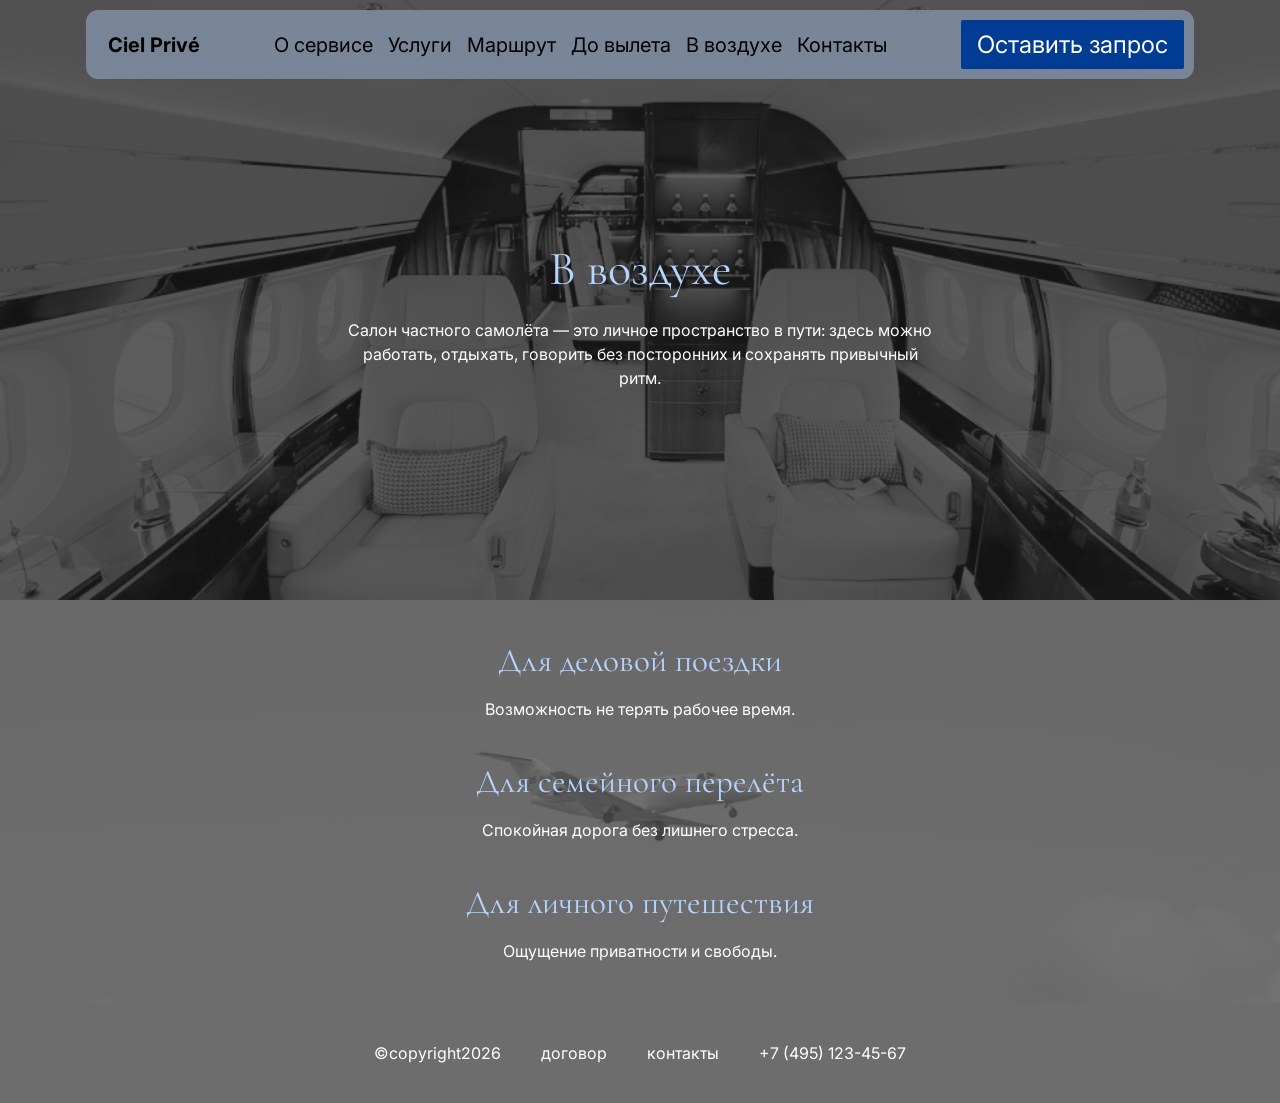
<file: in-air.html>
<!DOCTYPE html>
<html lang="ru">
<head>
  <meta charset="UTF-8">
  <meta name="viewport" content="width=device-width, initial-scale=1.0">
  <title>Ciel Privé — В воздухе</title>
  <style>
    @import url('https://fonts.googleapis.com/css2?family=Cormorant+Garamond:wght@400&family=Inter:wght@400;700&display=swap');
    *, *::before, *::after { box-sizing: border-box; margin: 0; padding: 0; }
    body { font-family: 'Inter', sans-serif; font-size: 16px; background: #fff; }
    a { text-decoration: none; color: inherit; }
    .page { display: flex; flex-direction: column; width: 100%; min-height: 100vh; position: relative; }

    /* HEADER */
    .header { position: fixed; top: 10px; left: 50%; transform: translateX(-50%); width: 1108px; display: flex; align-items: center; justify-content: space-between; padding: 10px 10px 10px 22px; background: rgba(181,212,255,0.4); backdrop-filter: blur(10px); -webkit-backdrop-filter: blur(10px); border-radius: 12px; z-index: 100; }
    .header__logo { font-weight: 700; font-size: 20px; color: #000; white-space: nowrap; }
    .header__nav { display: flex; align-items: center; gap: 15px; font-size: 20px; color: #000; }
    .header__nav a:hover { color: #003c93; }
    .header__btn { display: inline-flex; align-items: center; justify-content: center; padding: 10px 16px; background: #003c93; border-radius: 2px; font-size: 24px; color: #fff; white-space: nowrap; }
    .header__burger { display: none; flex-direction: column; justify-content: space-between; width: 32px; height: 18px; cursor: pointer; background: none; border: none; padding: 0; }
    .header__burger span { display: block; width: 100%; height: 1px; background: #000; }

    /* HERO */
    .hero { position: relative; width: 100%; height: 600px; overflow: hidden; }
    .hero__bg { position: absolute; inset: 0; background-size: cover; background-position: center; }
    .hero__overlay { position: absolute; inset: 0; background: rgba(0,0,0,0.6); }
    .hero__content { position: relative; z-index: 1; display: flex; flex-direction: column; align-items: center; justify-content: center; height: 100%; text-align: center; padding: 70px 20px 40px; gap: 20px; }
    .hero__title { font-family: 'Cormorant Garamond', serif; font-weight: 400; font-size: 47.78px; color: #b5d4ff; max-width: 600px; line-height: normal; }
    .hero__subtitle { font-size: 16px; color: #fff; max-width: 600px; line-height: 1.5; }

    /* IN-AIR SECTION */
    .in-air { position: relative; width: 100%; overflow: hidden; }
    .in-air__bg { position: absolute; inset: 0; background-size: cover; background-position: center; }
    .in-air__overlay { position: absolute; inset: 0; background: rgba(73,73,73,0.7); }
    .in-air__inner { position: relative; z-index: 1; display: flex; flex-direction: column; align-items: center; justify-content: center; gap: 40px; padding: 40px 10px; text-align: center; }
    .in-air-card { display: flex; flex-direction: column; gap: 16px; max-width: 600px; width: 100%; }
    .in-air-card__title { font-family: 'Cormorant Garamond', serif; font-weight: 400; font-size: 33.18px; color: #b5d4ff; line-height: normal; }
    .in-air-card__text { font-size: 16px; color: #fff; line-height: 1.5; }

    /* FOOTER */
    .footer { background: #6d6d6d; width: 100%; display: flex; flex-wrap: wrap; align-items: center; justify-content: center; gap: 40px; padding: 40px 20px; font-size: 16px; color: #fff; text-align: center; }


    /* OVERLAY */
    .overlay { display: none; position: fixed; inset: 0; background: rgba(0,0,0,0.5); z-index: 200; }
    .overlay.is-open { display: block; }

    /* MENU PANEL */
    .menu { position: fixed; top: 0; right: 0; width: 280px; height: 100%; background: #fff; z-index: 300; display: flex; flex-direction: column; align-items: flex-end; padding: 14px 24px 30px; gap: 20px; transform: translateX(100%); transition: transform 0.3s ease; }
    .menu.is-open { transform: translateX(0); }
    .menu__close { display: flex; align-items: center; justify-content: center; width: 32px; height: 32px; background: #fff; border: none; cursor: pointer; padding: 0; flex-shrink: 0; }
    .menu__nav { display: flex; flex-direction: column; gap: 24px; font-size: 20px; color: #000; width: 100%; }
    .menu__nav a { display: block; color: #000; }
    .menu__nav a:hover { color: #003c93; }
    .menu__cta { display: inline-flex; align-items: center; justify-content: center; padding: 10px; background: #003c93; border-radius: 4px; font-size: 24px; color: #fff; white-space: nowrap; align-self: flex-start; }

    
    @media (max-width: 1023px) {
      .header { width: auto; left: 10px; right: 10px; transform: none; height: 44px; padding: 10px; border-radius: 10px; }
      .header__nav, .header__btn { display: none; }
      .header__burger { display: flex; }
      .hero__content { align-items: flex-start; text-align: left; justify-content: flex-end; padding: 150px 20px 40px; }
      .hero__title { font-size: 36px; max-width: 100%; }
      .hero__subtitle { max-width: 100%; }
      .in-air__inner { align-items: flex-start; text-align: left; padding: 40px 20px; }
      .in-air-card { max-width: 100%; }
      .footer { gap: 10px; }
    }
  </style>
</head>
<body>


<!-- DARK OVERLAY -->
<div class="overlay" id="overlay"></div>

<!-- SLIDE-IN MENU -->
<div class="menu" id="menu" aria-hidden="true">
  <button class="menu__close" id="menuClose" aria-label="Закрыть меню">
    <svg width="32" height="33" viewBox="0 0 33.4142 33.2345" fill="none">
      <line x1="1.06066" y1="0.353553" x2="33.0607" y2="32.3536" stroke="black"/>
      <line x1="0.353553" y1="32.8808" x2="32.3536" y2="0.880754" stroke="black"/>
    </svg>
  </button>
  <nav class="menu__nav">
    <a href="about.html">О сервисе</a>
    <a href="services.html">Услуги</a>
    <a href="route.html">Маршрут</a>
    <a href="before-flight.html">До вылета</a>
    <a href="in-air.html">В воздухе</a>
    <a href="contacts.html">Контакты</a>
  </nav>
  <a href="contacts.html" class="menu__cta">Оставить запрос</a>
</div>


  
<div class="page">
  
<div class="page">
  <header class="header">
    <span class="header__logo">Ciel Privé</span>
    <nav class="header__nav">
      <a href="about.html">О сервисе</a>
      <a href="services.html">Услуги</a>
      <a href="route.html">Маршрут</a>
      <a href="before-flight.html">До вылета</a>
      <a href="in-air.html">В воздухе</a>
      <a href="contacts.html">Контакты</a>
    </nav>
    <a href="contacts.html" class="header__btn">Оставить запрос</a>
    <button class="header__burger" id="burgerBtn" aria-label="Открыть меню">
      <span></span><span></span><span></span>
    </button>
  </header>
  <section class="hero">
    <div class="hero__bg" style="background-image:url('src/imports/InAirDesktop/479937d20623c0771007bac858c99f764fc8b6d1.png')"></div>
    <div class="hero__overlay"></div>
    <div class="hero__content">
      <h1 class="hero__title">В воздухе</h1>
      <p class="hero__subtitle">Салон частного самолёта — это личное пространство в пути: здесь можно работать, отдыхать, говорить без посторонних и сохранять привычный ритм.</p>
    </div>
  </section>

  <section class="in-air">
    <div class="in-air__bg" style="background-image:url('src/imports/InAirDesktop/b2c236d97380b02cfbd48baa33dec08b2b3ceefb.png')"></div>
    <div class="in-air__overlay"></div>
    <div class="in-air__inner">
      <div class="in-air-card">
        <p class="in-air-card__title">Для деловой поездки</p>
        <p class="in-air-card__text">Возможность не терять рабочее время.</p>
      </div>
      <div class="in-air-card">
        <p class="in-air-card__title">Для семейного перелёта</p>
        <p class="in-air-card__text">Спокойная дорога без лишнего стресса.</p>
      </div>
      <div class="in-air-card">
        <p class="in-air-card__title">Для личного путешествия</p>
        <p class="in-air-card__text">Ощущение приватности и свободы.</p>
      </div>
    </div>
  </section>
  
  <footer class="footer">
    <span>©copyright2026</span>
    <a href="index.html">договор</a>
    <a href="contacts.html">контакты</a>
    <span>+7 (495) 123-45-67</span>
  </footer>
</div>

  <script>
  var burger = document.getElementById('burgerBtn');
  var menu   = document.getElementById('menu');
  var overlay = document.getElementById('overlay');

  function openMenu() {
    menu.classList.add('is-open');
    overlay.classList.add('is-open');
    menu.setAttribute('aria-hidden', 'false');
    document.body.style.overflow = 'hidden';
  }

  function closeMenu() {
    menu.classList.remove('is-open');
    overlay.classList.remove('is-open');
    menu.setAttribute('aria-hidden', 'true');
    document.body.style.overflow = '';
  }

  burger.addEventListener('click', openMenu);
  document.getElementById('menuClose').addEventListener('click', closeMenu);
  overlay.addEventListener('click', closeMenu);

  document.addEventListener('keydown', function(e) {
    if (e.key === 'Escape') closeMenu();
  });
</script>
  
</body>
</html>
</file>
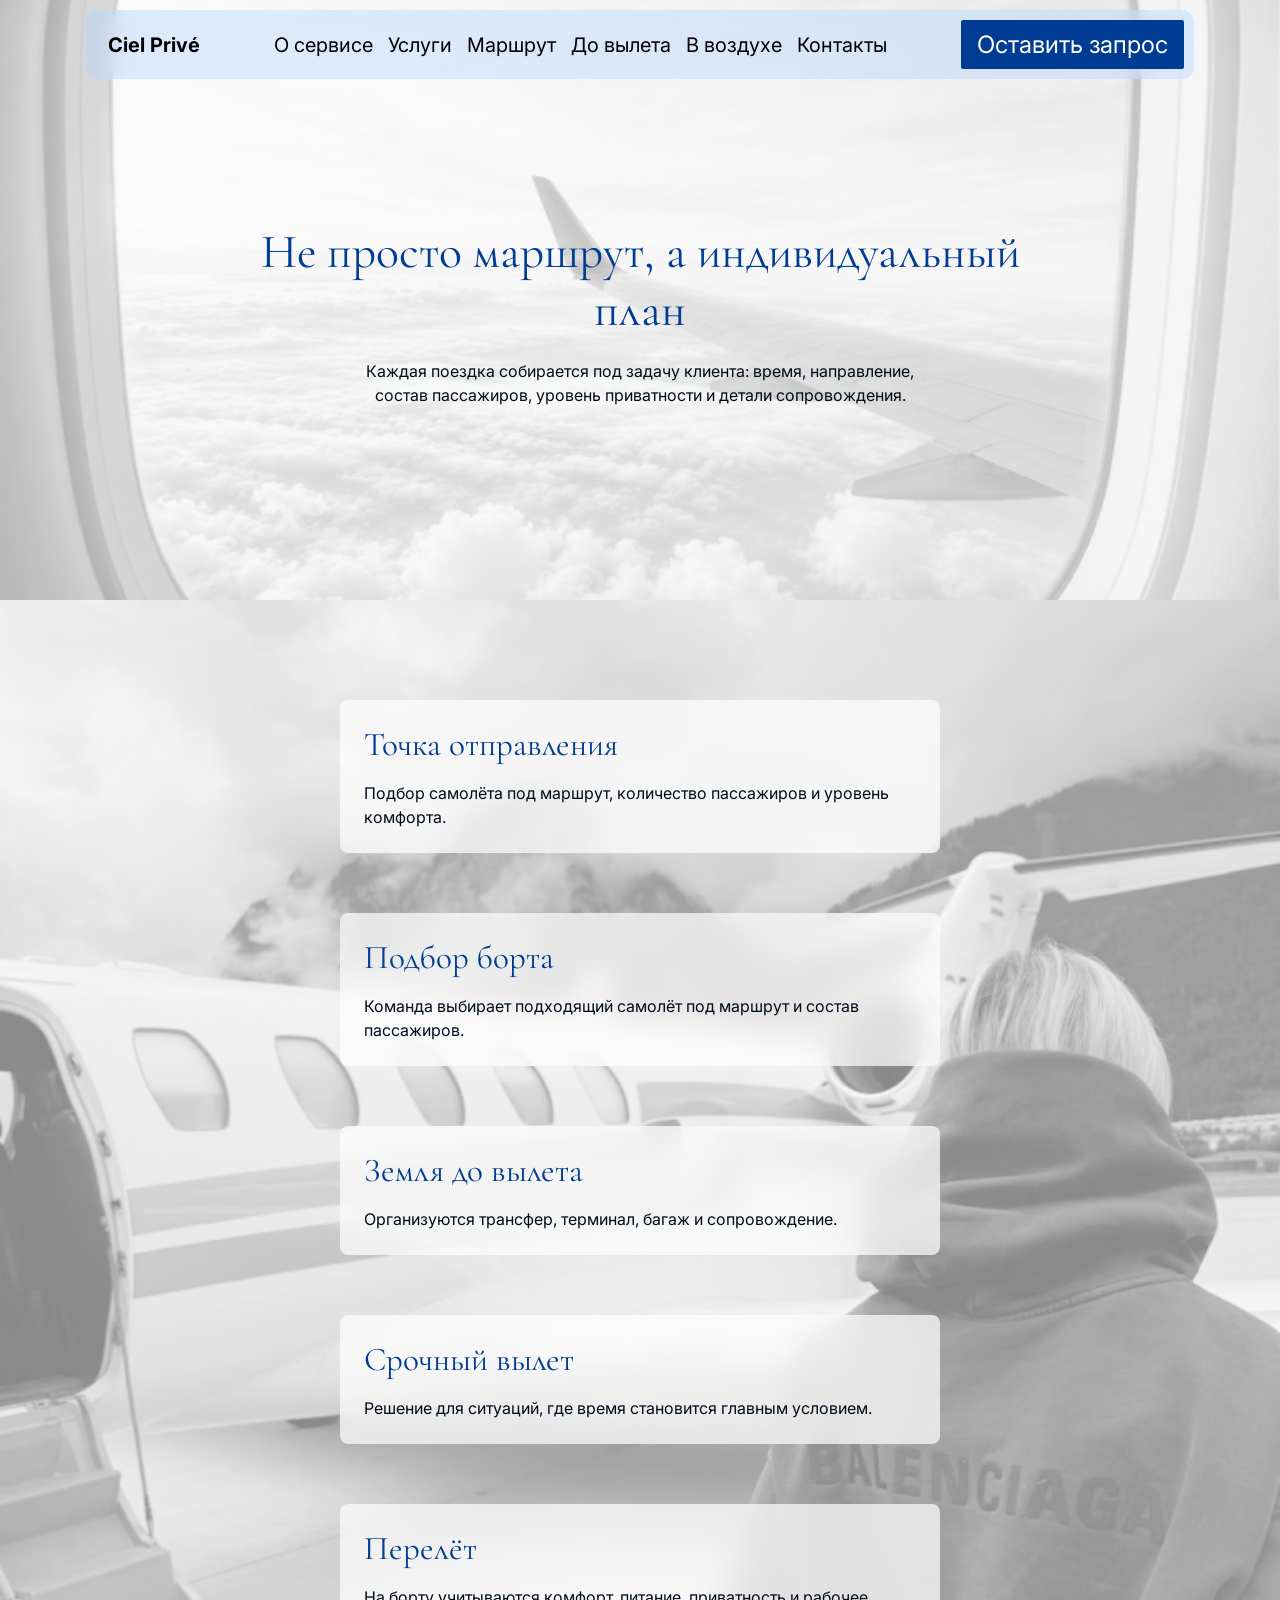
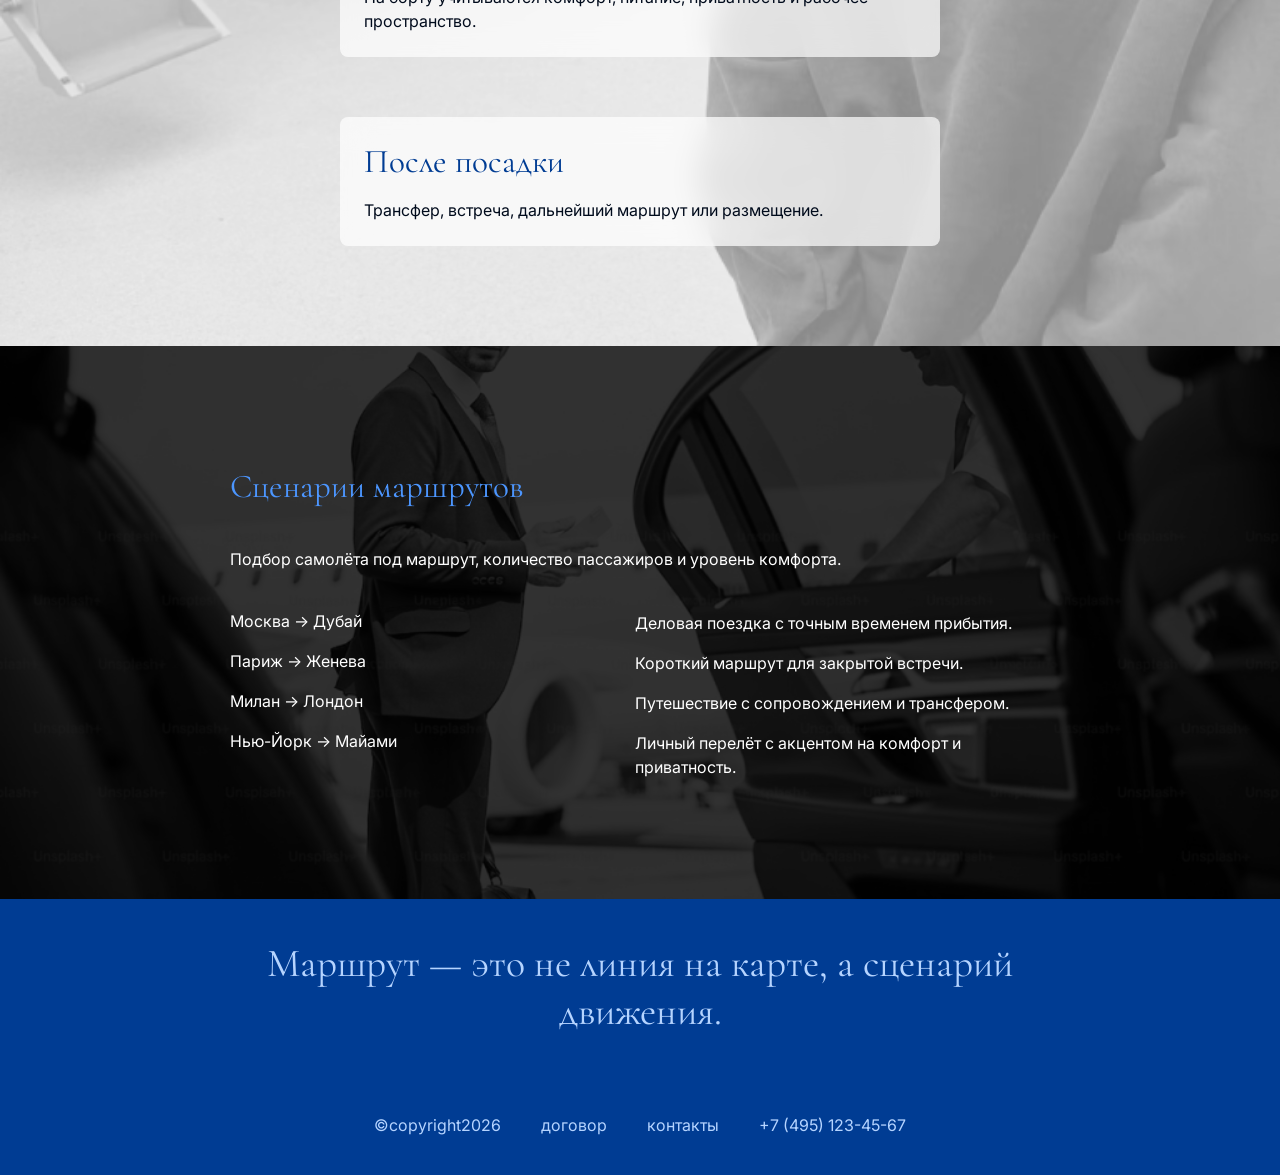
<file: route.html>
<!DOCTYPE html>
<html lang="ru">
<head>
  <meta charset="UTF-8">
  <meta name="viewport" content="width=device-width, initial-scale=1.0">
  <title>Ciel Privé — Маршрут</title>
  <style>
    @import url('https://fonts.googleapis.com/css2?family=Cormorant+Garamond:wght@400&family=Inter:wght@400;700&display=swap');
    *, *::before, *::after { box-sizing: border-box; margin: 0; padding: 0; }
    body { font-family: 'Inter', sans-serif; font-size: 16px; background: #fff; color: #000b1c; }
    a { text-decoration: none; color: inherit; }
    .page { display: flex; flex-direction: column; width: 100%; min-height: 100vh; position: relative; }

    /* HEADER */
    .header { position: fixed; top: 10px; left: 50%; transform: translateX(-50%); width: 1108px; display: flex; align-items: center; justify-content: space-between; padding: 10px 10px 10px 22px; background: rgba(181,212,255,0.4); backdrop-filter: blur(10px); -webkit-backdrop-filter: blur(10px); border-radius: 12px; z-index: 100; }
    .header__logo { font-weight: 700; font-size: 20px; color: #000; white-space: nowrap; }
    .header__nav { display: flex; align-items: center; gap: 15px; font-size: 20px; color: #000; }
    .header__nav a:hover { color: #003c93; }
    .header__btn { display: inline-flex; align-items: center; justify-content: center; padding: 10px 16px; background: #003c93; border-radius: 2px; font-size: 24px; color: #fff; white-space: nowrap; }
    .header__burger { display: none; flex-direction: column; justify-content: space-between; width: 32px; height: 18px; cursor: pointer; background: none; border: none; padding: 0; }
    .header__burger span { display: block; width: 100%; height: 1px; background: #000; }

    /* HERO */
    .hero { position: relative; width: 100%; height: 600px; overflow: hidden; }
    .hero__bg { position: absolute; inset: 0; background-size: cover; background-position: center; }
    .hero__overlay { position: absolute; inset: 0; background: rgba(255,255,255,0.5); }
    .hero__content { position: relative; z-index: 1; display: flex; flex-direction: column; align-items: center; justify-content: center; height: 100%; text-align: center; padding: 70px 20px 40px; gap: 20px; }
    .hero__title { font-family: 'Cormorant Garamond', serif; font-weight: 400; font-size: 47.78px; color: #003c93; max-width: 800px; line-height: normal; }
    .hero__subtitle { font-size: 16px; color: #000b1c; max-width: 600px; line-height: 1.5; }

    /* STAGES */
    .stages { position: relative; width: 100%; overflow: hidden; }
    .stages__bg { position: absolute; inset: 0; background-size: cover; background-position: center; }
    .stages__overlay { position: absolute; inset: 0; background: rgba(255,255,255,0.47); }
    .stages__inner { position: relative; z-index: 1; display: flex; flex-direction: column; align-items: center; justify-content: center; gap: 60px; padding: 100px 10px; }
    .stage-card { backdrop-filter: blur(15px); -webkit-backdrop-filter: blur(15px); background: rgba(255,255,255,0.7); border-radius: 8px; padding: 24px; max-width: 600px; width: 100%; display: flex; flex-direction: column; gap: 16px; }
    .stage-card__title { font-family: 'Cormorant Garamond', serif; font-weight: 400; font-size: 33.18px; color: #003c93; line-height: normal; }
    .stage-card__text { font-size: 16px; color: #000b1c; line-height: 1.5; }

    /* SCENARIOS */
    .scenarios { position: relative; width: 100%; overflow: hidden; }
    .scenarios__bg { position: absolute; inset: 0; background-size: cover; background-position: center; }
    .scenarios__overlay { position: absolute; inset: 0; background: rgba(0,0,0,0.8); }
    .scenarios__inner { position: relative; z-index: 1; display: flex; flex-direction: column; align-items: flex-start; gap: 40px; padding: 120px 10px; max-width: 840px; margin: 0 auto; width: 100%; }
    .scenarios__title { font-family: 'Cormorant Garamond', serif; font-weight: 400; font-size: 33.18px; color: #4c96ff; line-height: normal; }
    .scenarios__subtitle { font-size: 16px; color: #fff; line-height: 1.5; }
    .scenario-table { display: flex; flex-direction: column; gap: 16px; font-size: 16px; color: #fff; width: 100%; }
    .scenario-row { display: flex; gap: 20px; width: 100%; }
    .scenario-row__from { flex: 0 0 47%; }
    .scenario-row__desc { flex: 1; line-height: 1.5; }

    /* QUOTE */
    .quote { background: #003c93; width: 100%; }
    .quote__inner { display: flex; align-items: center; justify-content: center; padding: 40px 20px; }
    .quote__text { font-family: 'Cormorant Garamond', serif; font-weight: 400; font-size: 39.81px; color: #b5d4ff; text-align: center; max-width: 900px; line-height: normal; }

    /* FOOTER */
    .footer { background: #003c93; width: 100%; display: flex; flex-wrap: wrap; align-items: center; justify-content: center; gap: 40px; padding: 40px 20px; font-size: 16px; color: #b5d4ff; text-align: center; }


    /* OVERLAY */
    .overlay { display: none; position: fixed; inset: 0; background: rgba(0,0,0,0.5); z-index: 200; }
    .overlay.is-open { display: block; }

    /* MENU PANEL */
    .menu { position: fixed; top: 0; right: 0; width: 280px; height: 100%; background: #fff; z-index: 300; display: flex; flex-direction: column; align-items: flex-end; padding: 14px 24px 30px; gap: 20px; transform: translateX(100%); transition: transform 0.3s ease; }
    .menu.is-open { transform: translateX(0); }
    .menu__close { display: flex; align-items: center; justify-content: center; width: 32px; height: 32px; background: #fff; border: none; cursor: pointer; padding: 0; flex-shrink: 0; }
    .menu__nav { display: flex; flex-direction: column; gap: 24px; font-size: 20px; color: #000; width: 100%; }
    .menu__nav a { display: block; color: #000; }
    .menu__nav a:hover { color: #003c93; }
    .menu__cta { display: inline-flex; align-items: center; justify-content: center; padding: 10px; background: #003c93; border-radius: 4px; font-size: 24px; color: #fff; white-space: nowrap; align-self: flex-start; }


    
    @media (max-width: 1023px) {
      .header { width: auto; left: 10px; right: 10px; transform: none; height: 44px; padding: 10px; border-radius: 10px; }
      .header__nav, .header__btn { display: none; }
      .header__burger { display: flex; }
      .hero__content { align-items: flex-start; text-align: left; justify-content: flex-end; padding: 150px 20px 40px; }
      .hero__title { font-size: 36px; max-width: 100%; }
      .hero__subtitle { max-width: 100%; }
      .stages__inner { gap: 40px; padding: 40px 20px; }
      .stage-card { padding: 10px; }
      .scenarios__inner { padding: 40px 20px; }
      .quote__text { font-size: 28px; }
      .footer { gap: 10px; }
    }
  </style>
</head>
<body>


<!-- DARK OVERLAY -->
<div class="overlay" id="overlay"></div>

<!-- SLIDE-IN MENU -->
<div class="menu" id="menu" aria-hidden="true">
  <button class="menu__close" id="menuClose" aria-label="Закрыть меню">
    <svg width="32" height="33" viewBox="0 0 33.4142 33.2345" fill="none">
      <line x1="1.06066" y1="0.353553" x2="33.0607" y2="32.3536" stroke="black"/>
      <line x1="0.353553" y1="32.8808" x2="32.3536" y2="0.880754" stroke="black"/>
    </svg>
  </button>
  <nav class="menu__nav">
    <a href="about.html">О сервисе</a>
    <a href="services.html">Услуги</a>
    <a href="route.html">Маршрут</a>
    <a href="before-flight.html">До вылета</a>
    <a href="in-air.html">В воздухе</a>
    <a href="contacts.html">Контакты</a>
  </nav>
  <a href="contacts.html" class="menu__cta">Оставить запрос</a>
</div>

  
<div class="page">

  <div class="page">
  <header class="header">
    <span class="header__logo">Ciel Privé</span>
    <nav class="header__nav">
      <a href="about.html">О сервисе</a>
      <a href="services.html">Услуги</a>
      <a href="route.html">Маршрут</a>
      <a href="before-flight.html">До вылета</a>
      <a href="in-air.html">В воздухе</a>
      <a href="contacts.html">Контакты</a>
    </nav>
    <a href="contacts.html" class="header__btn">Оставить запрос</a>
    <button class="header__burger" id="burgerBtn" aria-label="Открыть меню">
      <span></span><span></span><span></span>
    </button>
  </header>

  <section class="hero">
    <div class="hero__bg" style="background-image:url('src/imports/RouteMobile/95e623b363718e2b0f376ef0c789619552fe8e86.png')"></div>
    <div class="hero__overlay"></div>
    <div class="hero__content">
      <h1 class="hero__title">Не просто маршрут, а индивидуальный план</h1>
      <p class="hero__subtitle">Каждая поездка собирается под задачу клиента: время, направление, состав пассажиров, уровень приватности и детали сопровождения.</p>
    </div>
  </section>

  <section class="stages">
    <div class="stages__bg" style="background-image:url('src/imports/RouteMobile/7b58da817ac14f7bb63446e2aee072dd13ace3bb.png')"></div>
    <div class="stages__overlay"></div>
    <div class="stages__inner">
      <div class="stage-card"><p class="stage-card__title">Точка отправления</p><p class="stage-card__text">Подбор самолёта под маршрут, количество пассажиров и уровень комфорта.</p></div>
      <div class="stage-card"><p class="stage-card__title">Подбор борта</p><p class="stage-card__text">Команда выбирает подходящий самолёт под маршрут и состав пассажиров.</p></div>
      <div class="stage-card"><p class="stage-card__title">Земля до вылета</p><p class="stage-card__text">Организуются трансфер, терминал, багаж и сопровождение.</p></div>
      <div class="stage-card"><p class="stage-card__title">Срочный вылет</p><p class="stage-card__text">Решение для ситуаций, где время становится главным условием.</p></div>
      <div class="stage-card"><p class="stage-card__title">Перелёт</p><p class="stage-card__text">На борту учитываются комфорт, питание, приватность и рабочее пространство.</p></div>
      <div class="stage-card"><p class="stage-card__title">После посадки</p><p class="stage-card__text">Трансфер, встреча, дальнейший маршрут или размещение.</p></div>
    </div>
  </section>

  <section class="scenarios">
    <div class="scenarios__bg" style="background-image:url('src/imports/RouteMobile/0e5798615859830318ee230a04dd4e528bd7990c.png')"></div>
    <div class="scenarios__overlay"></div>
    <div class="scenarios__inner">
      <p class="scenarios__title">Сценарии маршрутов</p>
      <p class="scenarios__subtitle">Подбор самолёта под маршрут, количество пассажиров и уровень комфорта.</p>
      <div class="scenario-table">
        <div class="scenario-row"><span class="scenario-row__from">Москва → Дубай</span><span class="scenario-row__desc">Деловая поездка с точным временем прибытия.</span></div>
        <div class="scenario-row"><span class="scenario-row__from">Париж → Женева</span><span class="scenario-row__desc">Короткий маршрут для закрытой встречи.</span></div>
        <div class="scenario-row"><span class="scenario-row__from">Милан → Лондон</span><span class="scenario-row__desc">Путешествие с сопровождением и трансфером.</span></div>
        <div class="scenario-row"><span class="scenario-row__from">Нью-Йорк → Майами</span><span class="scenario-row__desc">Личный перелёт с акцентом на комфорт и приватность.</span></div>
      </div>
    </div>
  </section>

  <section class="quote">
    <div class="quote__inner">
      <p class="quote__text">Маршрут — это не линия на карте, а сценарий движения.</p>
    </div>
  </section>

  <footer class="footer">
    <span>©copyright2026</span>
    <a href="index.html">договор</a>
    <a href="contacts.html">контакты</a>
    <span>+7 (495) 123-45-67</span>
  </footer>
</div>

<script>
  var burger = document.getElementById('burgerBtn');
  var menu   = document.getElementById('menu');
  var overlay = document.getElementById('overlay');

  function openMenu() {
    menu.classList.add('is-open');
    overlay.classList.add('is-open');
    menu.setAttribute('aria-hidden', 'false');
    document.body.style.overflow = 'hidden';
  }

  function closeMenu() {
    menu.classList.remove('is-open');
    overlay.classList.remove('is-open');
    menu.setAttribute('aria-hidden', 'true');
    document.body.style.overflow = '';
  }

  burger.addEventListener('click', openMenu);
  document.getElementById('menuClose').addEventListener('click', closeMenu);
  overlay.addEventListener('click', closeMenu);

  document.addEventListener('keydown', function(e) {
    if (e.key === 'Escape') closeMenu();
  });
</script>
  
</body>
</html>
</file>
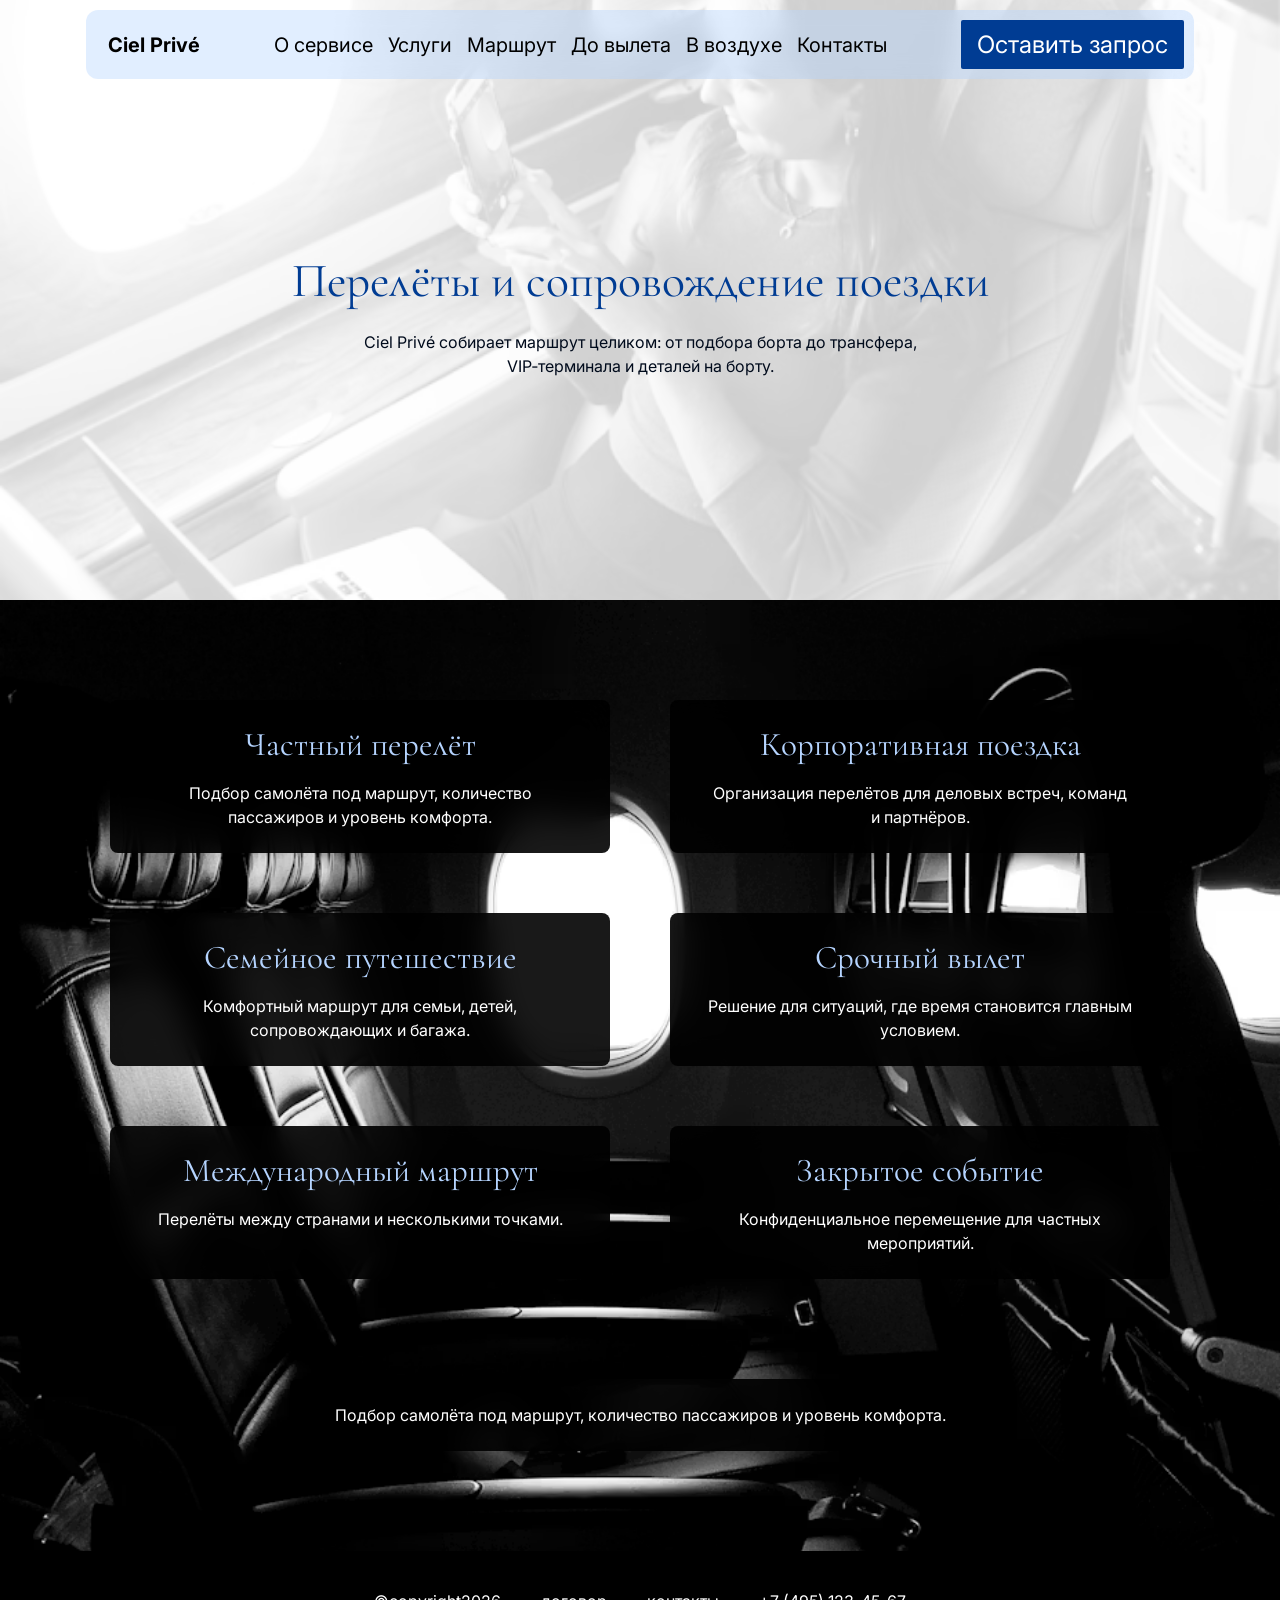
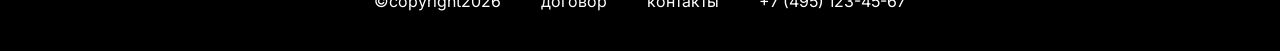
<file: services.html>
<!DOCTYPE html>
<html lang="ru">
<head>
  <meta charset="UTF-8">
  <meta name="viewport" content="width=device-width, initial-scale=1.0">
  <title>Ciel Privé — Услуги</title>
  <style>
    @import url('https://fonts.googleapis.com/css2?family=Cormorant+Garamond:wght@400&family=Inter:wght@400;700&display=swap');
    *, *::before, *::after { box-sizing: border-box; margin: 0; padding: 0; }
    body { font-family: 'Inter', sans-serif; font-size: 16px; background: #fff; color: #000b1c; }
    a { text-decoration: none; color: inherit; }
    .page { display: flex; flex-direction: column; width: 100%; min-height: 100vh; position: relative; }

    /* HEADER */
    .header { position: fixed; top: 10px; left: 50%; transform: translateX(-50%); width: 1108px; display: flex; align-items: center; justify-content: space-between; padding: 10px 10px 10px 22px; background: rgba(181,212,255,0.4); backdrop-filter: blur(10px); -webkit-backdrop-filter: blur(10px); border-radius: 12px; z-index: 100; }
    .header__logo { font-weight: 700; font-size: 20px; color: #000; white-space: nowrap; }
    .header__nav { display: flex; align-items: center; gap: 15px; font-size: 20px; color: #000; }
    .header__nav a:hover { color: #003c93; }
    .header__btn { display: inline-flex; align-items: center; justify-content: center; padding: 10px 16px; background: #003c93; border-radius: 2px; font-size: 24px; color: #fff; white-space: nowrap; }
    .header__burger { display: none; flex-direction: column; justify-content: space-between; width: 32px; height: 18px; cursor: pointer; background: none; border: none; padding: 0; }
    .header__burger span { display: block; width: 100%; height: 1px; background: #000; }

    /* HERO */
    .hero { position: relative; width: 100%; height: 600px; overflow: hidden; }
    .hero__bg { position: absolute; inset: 0; background-size: cover; background-position: center; }
    .hero__overlay { position: absolute; inset: 0; background: rgba(255,255,255,0.8); }
    .hero__content { position: relative; z-index: 1; display: flex; flex-direction: column; align-items: center; justify-content: center; height: 100%; text-align: center; padding: 70px 20px 40px; gap: 20px; }
    .hero__title { font-family: 'Cormorant Garamond', serif; font-weight: 400; font-size: 47.78px; color: #003c93; max-width: 900px; line-height: normal; }
    .hero__subtitle { font-size: 16px; color: #000b1c; max-width: 600px; line-height: 1.5; }

    /* SERVICES SECTION */
    .services { position: relative; width: 100%; overflow: hidden; }
    .services__bg { position: absolute; inset: 0; background-size: cover; background-position: center; }
    .services__overlay { position: absolute; inset: 0; background: rgba(0,0,0,0); }
    .services__inner { position: relative; z-index: 1; display: flex; flex-direction: column; align-items: center; gap: 100px; padding: 100px 10px; }
    .services-grid { display: flex; flex-wrap: wrap; gap: 60px; align-items: stretch; justify-content: center; width: 100%; max-width: 1200px; }
    .service-card { backdrop-filter: blur(15px); -webkit-backdrop-filter: blur(15px); background: rgba(0,0,0,0.9); border-radius: 8px; padding: 24px 32px; width: 500px; display: flex; flex-direction: column; align-items: center; gap: 16px; text-align: center; }
    .service-card__title { font-family: 'Cormorant Garamond', serif; font-weight: 400; font-size: 33.18px; color: #b5d4ff; line-height: normal; width: 100%; }
    .service-card__text { font-size: 16px; color: #fff; line-height: 1.5; width: 100%; }
    .service-note { backdrop-filter: blur(15px); -webkit-backdrop-filter: blur(15px); background: rgba(0,0,0,0.9); border-radius: 8px; padding: 24px 32px; max-width: 700px; width: 100%; text-align: center; }
    .service-note__text { font-size: 16px; color: #fff; line-height: 1.5; }

    /* FOOTER — black on this page */
    .footer { background: #000; width: 100%; display: flex; flex-wrap: wrap; align-items: center; justify-content: center; gap: 40px; padding: 40px 20px; font-size: 16px; color: #fff; text-align: center; }



    /* OVERLAY */
    .overlay { display: none; position: fixed; inset: 0; background: rgba(0,0,0,0.5); z-index: 200; }
    .overlay.is-open { display: block; }

    /* MENU PANEL */
    .menu { position: fixed; top: 0; right: 0; width: 280px; height: 100%; background: #fff; z-index: 300; display: flex; flex-direction: column; align-items: flex-end; padding: 14px 24px 30px; gap: 20px; transform: translateX(100%); transition: transform 0.3s ease; }
    .menu.is-open { transform: translateX(0); }
    .menu__close { display: flex; align-items: center; justify-content: center; width: 32px; height: 32px; background: #fff; border: none; cursor: pointer; padding: 0; flex-shrink: 0; }
    .menu__nav { display: flex; flex-direction: column; gap: 24px; font-size: 20px; color: #000; width: 100%; }
    .menu__nav a { display: block; color: #000; }
    .menu__nav a:hover { color: #003c93; }
    .menu__cta { display: inline-flex; align-items: center; justify-content: center; padding: 10px; background: #003c93; border-radius: 4px; font-size: 24px; color: #fff; white-space: nowrap; align-self: flex-start; }

    
    @media (max-width: 1023px) {
      .header { width: auto; left: 10px; right: 10px; transform: none; height: 44px; padding: 10px; border-radius: 10px; }
      .header__nav, .header__btn { display: none; }
      .header__burger { display: flex; }
      .hero__content { align-items: flex-start; text-align: left; justify-content: flex-end; padding: 150px 20px 40px; }
      .hero__title { font-size: 36px; max-width: 100%; }
      .hero__subtitle { max-width: 100%; }
      .services__inner { padding: 40px 20px; gap: 40px; }
      .services-grid { flex-direction: column; gap: 40px; }
      .service-card { width: 100%; padding: 10px; text-align: left; align-items: flex-start; }
      .service-note { padding: 10px; }
      .footer { gap: 10px; }
    }
  </style>
</head>
<body>


<!-- DARK OVERLAY -->
<div class="overlay" id="overlay"></div>

<!-- SLIDE-IN MENU -->
<div class="menu" id="menu" aria-hidden="true">
  <button class="menu__close" id="menuClose" aria-label="Закрыть меню">
    <svg width="32" height="33" viewBox="0 0 33.4142 33.2345" fill="none">
      <line x1="1.06066" y1="0.353553" x2="33.0607" y2="32.3536" stroke="black"/>
      <line x1="0.353553" y1="32.8808" x2="32.3536" y2="0.880754" stroke="black"/>
    </svg>
  </button>
  <nav class="menu__nav">
    <a href="about.html">О сервисе</a>
    <a href="services.html">Услуги</a>
    <a href="route.html">Маршрут</a>
    <a href="before-flight.html">До вылета</a>
    <a href="in-air.html">В воздухе</a>
    <a href="contacts.html">Контакты</a>
  </nav>
  <a href="contacts.html" class="menu__cta">Оставить запрос</a>
</div>

  
<div class="page">

  <div class="page">
  <header class="header">
    <span class="header__logo">Ciel Privé</span>
    <nav class="header__nav">
      <a href="about.html">О сервисе</a>
      <a href="services.html">Услуги</a>
      <a href="route.html">Маршрут</a>
      <a href="before-flight.html">До вылета</a>
      <a href="in-air.html">В воздухе</a>
      <a href="contacts.html">Контакты</a>
    </nav>
    <a href="contacts.html" class="header__btn">Оставить запрос</a>
    <button class="header__burger" id="burgerBtn" aria-label="Открыть меню">
      <span></span><span></span><span></span>
    </button>
  </header>

  <section class="hero">
    <div class="hero__bg" style="background-image:url('src/imports/ServiceDesktop/f123645402cbba6b5330a2604986f39512b3bdf3.png')"></div>
    <div class="hero__overlay"></div>
    <div class="hero__content">
      <h1 class="hero__title">Перелёты и&nbsp;сопровождение поездки</h1>
      <p class="hero__subtitle">Ciel Privé собирает маршрут целиком: от&nbsp;подбора борта до&nbsp;трансфера, VIP&#8209;терминала и&nbsp;деталей на&nbsp;борту.</p>
    </div>
  </section>

  <section class="services">
    <div class="services__bg" style="background-image:url('src/imports/ServiceDesktop/e4d191f02ac4adf5526617c0529a726dcbeb6023.png')"></div>
    <div class="services__inner">
      <div class="services-grid">
        <div class="service-card">
          <p class="service-card__title">Частный перелёт</p>
          <p class="service-card__text">Подбор самолёта под маршрут, количество пассажиров и&nbsp;уровень комфорта.</p>
        </div>
        <div class="service-card">
          <p class="service-card__title">Корпоративная поездка</p>
          <p class="service-card__text">Организация перелётов для деловых встреч, команд и&nbsp;партнёров.</p>
        </div>
        <div class="service-card">
          <p class="service-card__title">Семейное путешествие</p>
          <p class="service-card__text">Комфортный маршрут для семьи, детей, сопровождающих и&nbsp;багажа.</p>
        </div>
        <div class="service-card">
          <p class="service-card__title">Срочный вылет</p>
          <p class="service-card__text">Решение для ситуаций, где время становится главным условием.</p>
        </div>
        <div class="service-card">
          <p class="service-card__title">Международный маршрут</p>
          <p class="service-card__text">Перелёты между странами и&nbsp;несколькими точками.</p>
        </div>
        <div class="service-card">
          <p class="service-card__title">Закрытое событие</p>
          <p class="service-card__text">Конфиденциальное перемещение для частных мероприятий.</p>
        </div>
      </div>
      <div class="service-note">
        <p class="service-note__text">Подбор самолёта под маршрут, количество пассажиров и&nbsp;уровень комфорта.</p>
      </div>
    </div>
  </section>

  <footer class="footer">
    <span>©copyright2026</span>
    <a href="index.html">договор</a>
    <a href="contacts.html">контакты</a>
    <span>+7 (495) 123-45-67</span>
  </footer>
</div>

<script>
  var burger = document.getElementById('burgerBtn');
  var menu   = document.getElementById('menu');
  var overlay = document.getElementById('overlay');

  function openMenu() {
    menu.classList.add('is-open');
    overlay.classList.add('is-open');
    menu.setAttribute('aria-hidden', 'false');
    document.body.style.overflow = 'hidden';
  }

  function closeMenu() {
    menu.classList.remove('is-open');
    overlay.classList.remove('is-open');
    menu.setAttribute('aria-hidden', 'true');
    document.body.style.overflow = '';
  }

  burger.addEventListener('click', openMenu);
  document.getElementById('menuClose').addEventListener('click', closeMenu);
  overlay.addEventListener('click', closeMenu);

  document.addEventListener('keydown', function(e) {
    if (e.key === 'Escape') closeMenu();
  });
</script>
  
</body>
</html>
</file>
